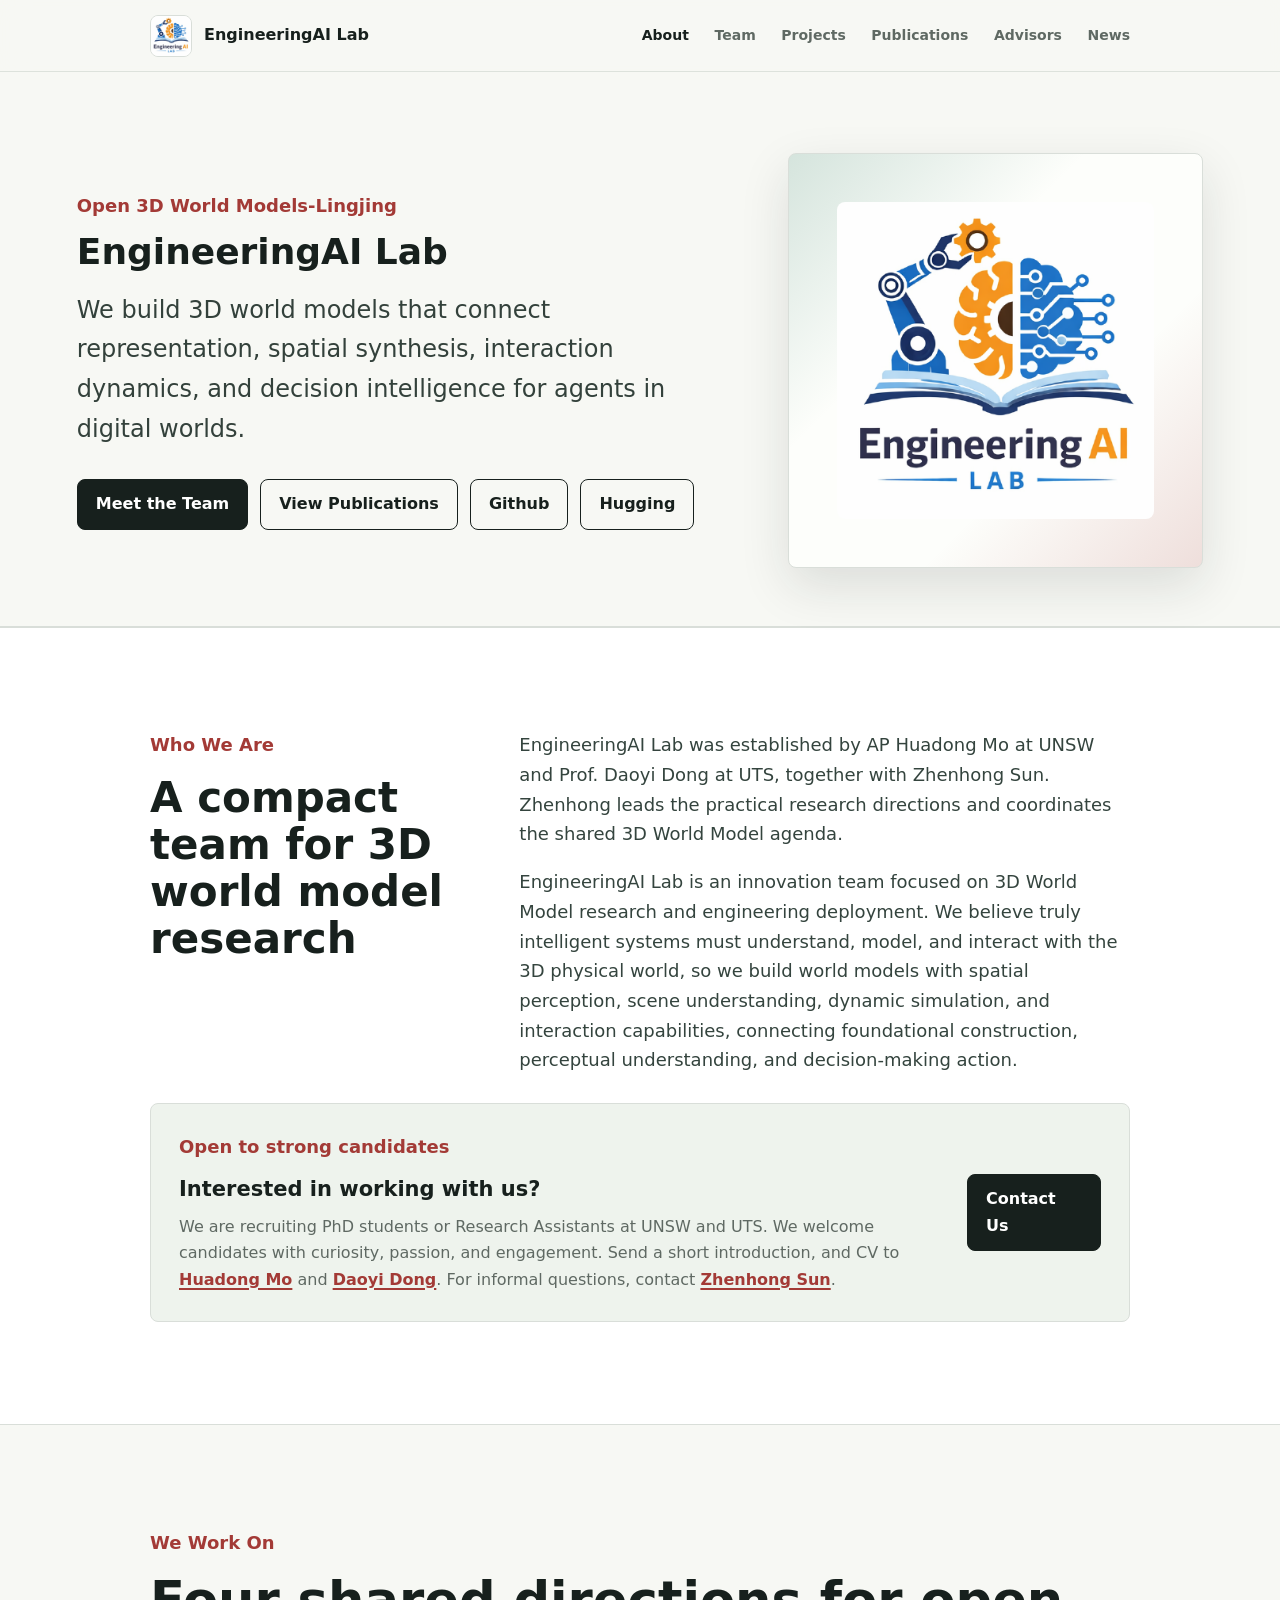
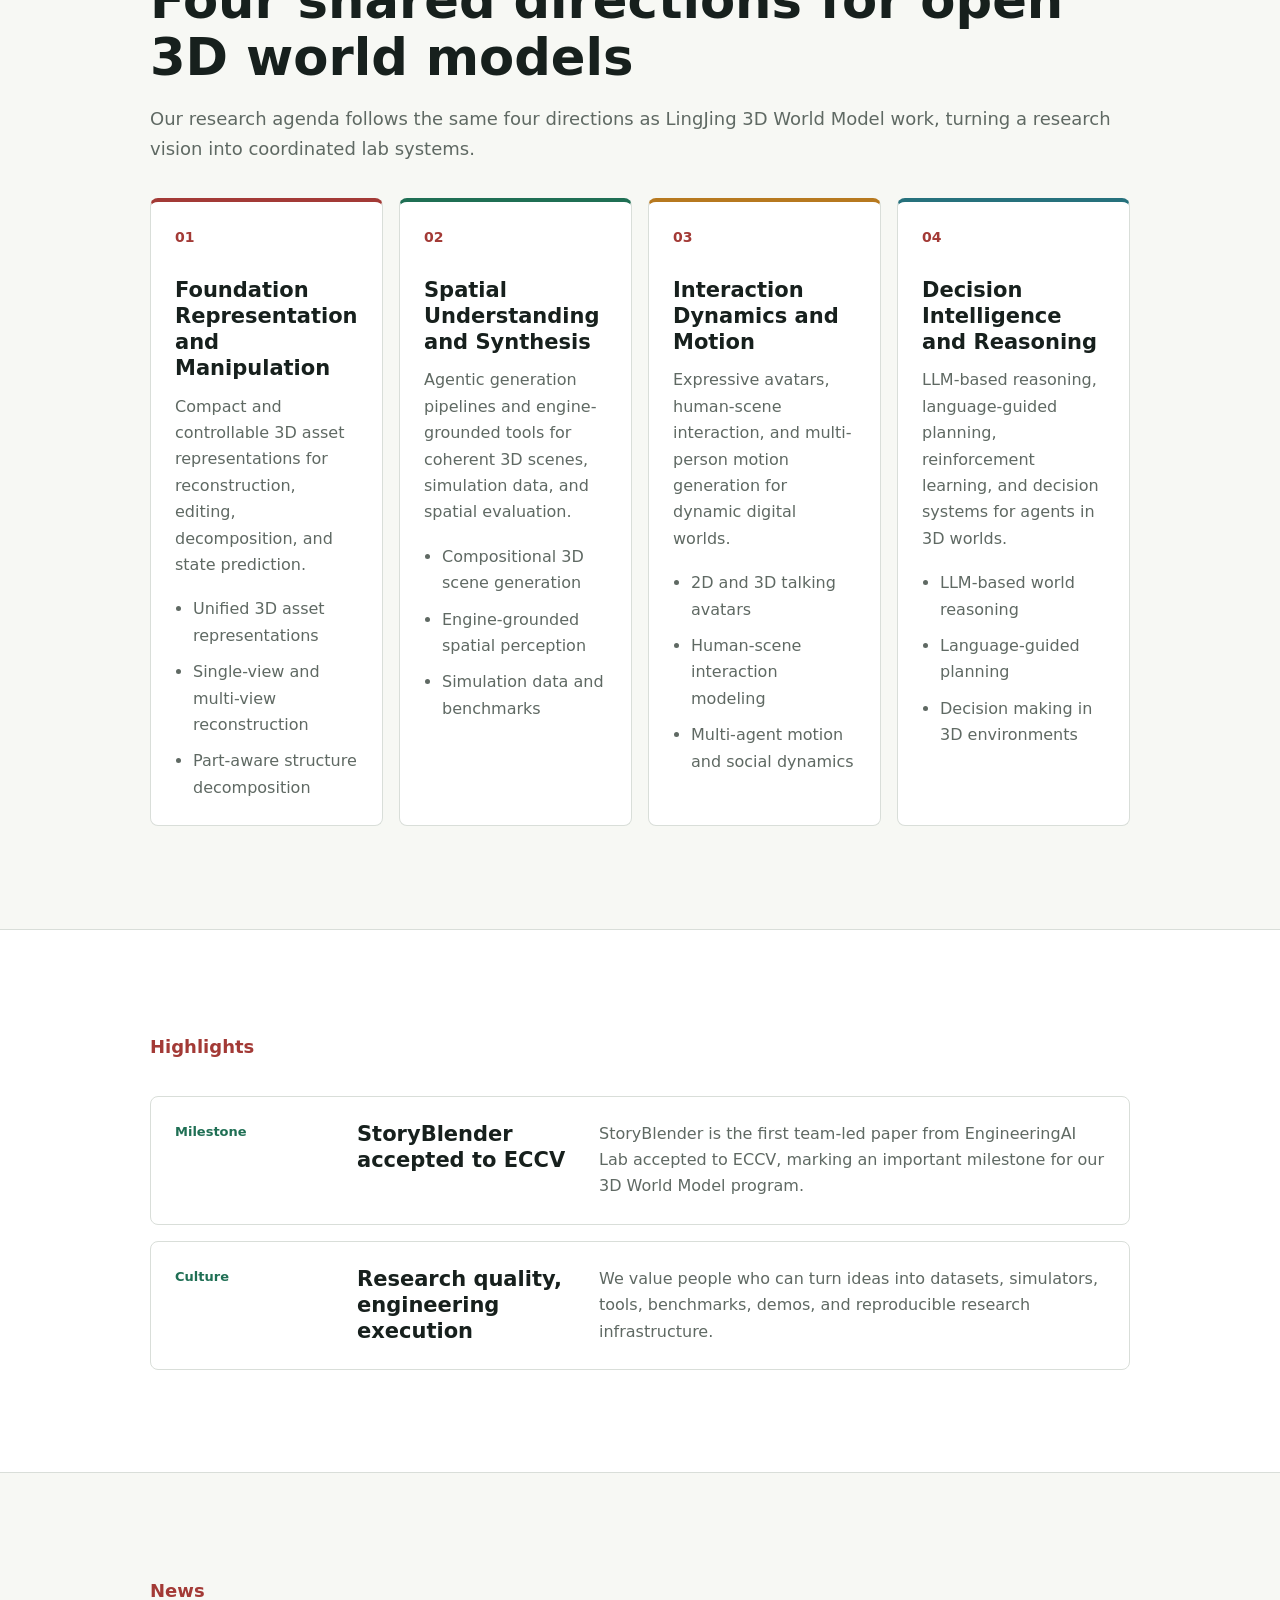
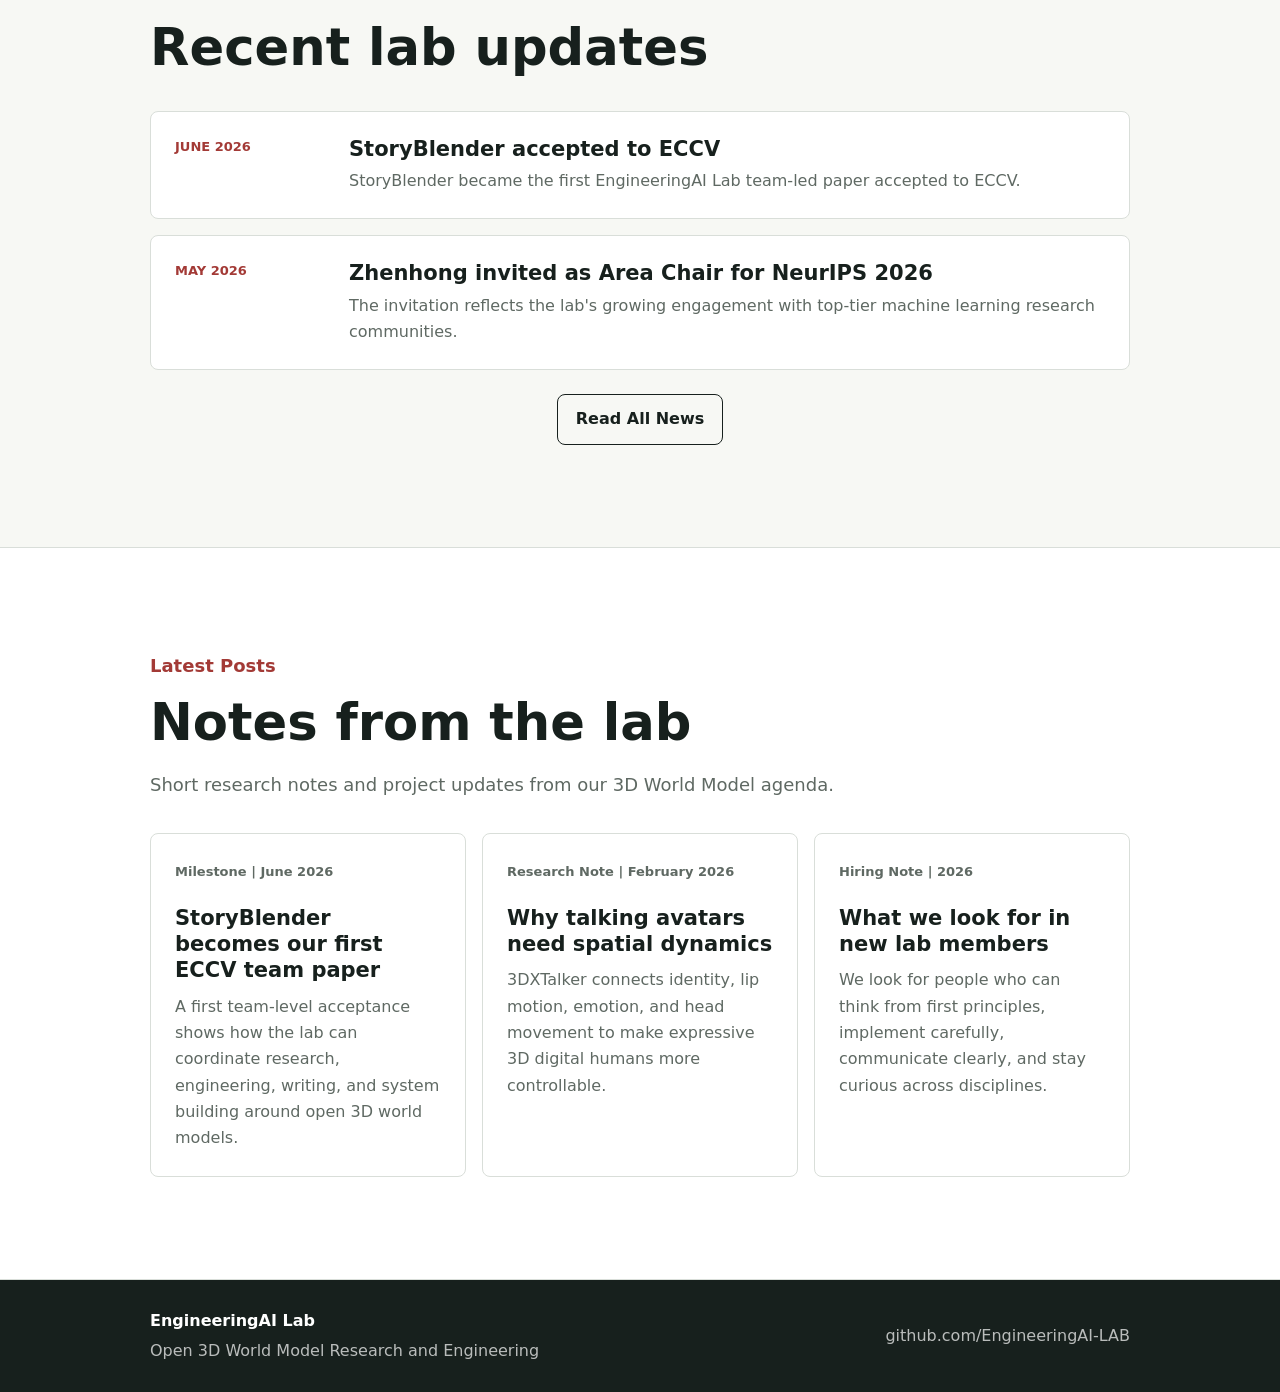
<file: index.html>
<!doctype html>
<html lang="en">
  <head>
    <meta charset="utf-8">
    <meta name="viewport" content="width=device-width, initial-scale=1">
    <meta
      name="description"
      content="EngineeringAI Lab builds open 3D world models for spatial intelligence, generative 3D scenes, motion, and decision-making."
    >
    <title>EngineeringAI Lab | About</title>
    <link rel="stylesheet" href="styles.css">
  </head>
  <body>
    <header class="site-header">
      <a class="brand" href="index.html" aria-label="EngineeringAI Lab home">
        <img src="Engineering-AI-Logo.png" alt="EngineeringAI Lab logo">
        <span>EngineeringAI Lab</span>
      </a>
      <nav class="nav" aria-label="Primary navigation">
        <a class="is-active" href="index.html">About</a>
        <a href="team.html">Team</a>
        <a href="projects.html">Projects</a>
        <a href="publications.html">Publications</a>
        <a href="advisors.html">Advisors</a>
        <a href="news.html">News</a>
      </nav>
    </header>

    <main>
      <section class="hero">
        <div class="hero-copy">
          <p class="section-kicker">Open 3D World Models-Lingjing</p>
          <h1>EngineeringAI Lab</h1>
          <p class="hero-text">
            We build 3D world models that connect representation, spatial synthesis,
            interaction dynamics, and decision intelligence for agents in digital worlds.
          </p>
          <div class="hero-actions" aria-label="Quick links">
            <a class="button primary" href="team.html">Meet the Team</a>
            <a class="button secondary" href="publications.html">View Publications</a>
            <a class="button secondary" href="https://github.com/orgs/EngineeringAI-LAB/repositories" target="_blank" rel="noreferrer">Github</a>
            <a class="button secondary" href="https://huggingface.co/datasets/EngineeringAI-LAB" target="_blank" rel="noreferrer">Hugging</a>
          </div>
        </div>
        <div class="hero-media" aria-label="EngineeringAI Lab visual identity">
          <img src="Engineering-AI-Logo.png" alt="EngineeringAI Lab logo mark">
        </div>
      </section>

      <section class="section section-band" id="who-we-are">
        <div class="section-inner two-column">
          <div>
            <p class="section-kicker">Who We Are</p>
            <h2 class="who-title">A compact team for 3D world model research</h2>
          </div>
          <div class="copy-block">
            <p>
              EngineeringAI Lab was established by AP Huadong Mo at UNSW and
              Prof. Daoyi Dong at UTS, together with Zhenhong Sun. Zhenhong
              leads the practical research directions and coordinates the shared
              3D World Model agenda.
            </p>
            <p>
              EngineeringAI Lab is an innovation team focused on 3D World Model
              research and engineering deployment. We believe truly intelligent
              systems must understand, model, and interact with the 3D physical world,
              so we build world models with spatial perception, scene understanding,
              dynamic simulation, and interaction capabilities, connecting foundational
              construction, perceptual understanding, and decision-making action.
            </p>
          </div>
        </div>
        <div class="recruiting-callout">
          <div>
            <p class="section-kicker">Open to strong candidates</p>
            <h3>Interested in working with us?</h3>
            <p>
              We are recruiting PhD students or Research Assistants at UNSW and UTS.
              We welcome candidates with curiosity, passion, and engagement. Send a
              short introduction, and CV to
              <a class="emphasis-link" href="https://engineeringai-lab.github.io/huadongmo/" target="_blank" rel="noreferrer">Huadong Mo</a> and
              <a class="emphasis-link" href="mailto:daoyi.dong@uts.edu.au">Daoyi Dong</a>. For informal
              questions, contact <a class="emphasis-link" href="mailto:zhenhong.sun@anu.edu.au">Zhenhong Sun</a>.
            </p>
          </div>
          <a class="button primary" href="mailto:huadong.mo@unsw.edu.au,daoyi.dong@uts.edu.au?cc=zhenhong.sun@anu.edu.au">Contact Us</a>
        </div>
      </section>

      <section class="section" id="we-work-on">
        <div class="section-heading wide">
          <p class="section-kicker">We Work On</p>
          <h2>Four shared directions for open 3D world models</h2>
          <p>
            Our research agenda follows the same four directions as
            LingJing 3D World Model work, turning a research vision into coordinated
            lab systems.
          </p>
        </div>
        <div class="direction-grid">
          <article class="direction-card">
            <span class="index">01</span>
            <h3>Foundation Representation and Manipulation</h3>
            <p>
              Compact and controllable 3D asset representations for reconstruction,
              editing, decomposition, and state prediction.
            </p>
            <ul>
              <li>Unified 3D asset representations</li>
              <li>Single-view and multi-view reconstruction</li>
              <li>Part-aware structure decomposition</li>
            </ul>
          </article>
          <article class="direction-card">
            <span class="index">02</span>
            <h3>Spatial Understanding and Synthesis</h3>
            <p>
              Agentic generation pipelines and engine-grounded tools for coherent 3D
              scenes, simulation data, and spatial evaluation.
            </p>
            <ul>
              <li>Compositional 3D scene generation</li>
              <li>Engine-grounded spatial perception</li>
              <li>Simulation data and benchmarks</li>
            </ul>
          </article>
          <article class="direction-card">
            <span class="index">03</span>
            <h3>Interaction Dynamics and Motion</h3>
            <p>
              Expressive avatars, human-scene interaction, and multi-person motion
              generation for dynamic digital worlds.
            </p>
            <ul>
              <li>2D and 3D talking avatars</li>
              <li>Human-scene interaction modeling</li>
              <li>Multi-agent motion and social dynamics</li>
            </ul>
          </article>
          <article class="direction-card">
            <span class="index">04</span>
            <h3>Decision Intelligence and Reasoning</h3>
            <p>
              LLM-based reasoning, language-guided planning, reinforcement learning,
              and decision systems for agents in 3D worlds.
            </p>
            <ul>
              <li>LLM-based world reasoning</li>
              <li>Language-guided planning</li>
              <li>Decision making in 3D environments</li>
            </ul>
          </article>
        </div>
      </section>

      <section class="section section-band" id="highlights">
        <div class="section-inner">
          <div class="section-heading wide">
            <p class="section-kicker">Highlights</p>
          </div>
          <div class="highlight-list">
            <article class="highlight-card highlight-wide">
              <span class="tag">Milestone</span>
              <h3>StoryBlender accepted to ECCV</h3>
              <p>
                StoryBlender is the first team-led paper from EngineeringAI Lab accepted
                to ECCV, marking an important milestone for our 3D World Model program.
              </p>
            </article>
            <article class="highlight-card highlight-wide">
              <span class="tag">Culture</span>
              <h3>Research quality, engineering execution</h3>
              <p>
                We value people who can turn ideas into datasets, simulators, tools,
                benchmarks, demos, and reproducible research infrastructure.
              </p>
            </article>
          </div>
        </div>
      </section>

      <section class="section" id="news-preview">
        <div class="section-heading wide">
          <p class="section-kicker">News</p>
          <h2>Recent lab updates</h2>
        </div>
        <ol class="news-list">
          <li>
            <time datetime="2026-06">June 2026</time>
            <div>
              <h3>StoryBlender accepted to ECCV</h3>
              <p>
                StoryBlender became the first EngineeringAI Lab team-led paper accepted
                to ECCV.
              </p>
            </div>
          </li>
          <li>
            <time datetime="2026-05">May 2026</time>
            <div>
              <h3>Zhenhong invited as Area Chair for NeurIPS 2026</h3>
              <p>
                The invitation reflects the lab's growing engagement with top-tier
                machine learning research communities.
              </p>
            </div>
          </li>
        </ol>
        <div class="section-action">
          <a class="button secondary" href="news.html">Read All News</a>
        </div>
      </section>

      <section class="section section-band" id="latest-posts">
        <div class="section-inner">
          <div class="section-heading wide">
            <p class="section-kicker">Latest Posts</p>
            <h2>Notes from the lab</h2>
            <p>
              Short research notes and project updates from our 3D World Model agenda.
            </p>
          </div>
          <div class="post-grid">
            <article class="post-card">
              <p class="post-meta">Milestone | June 2026</p>
              <h3>StoryBlender becomes our first ECCV team paper</h3>
              <p>
                A first team-level acceptance shows how the lab can coordinate research,
                engineering, writing, and system building around open 3D world models.
              </p>
            </article>
            <article class="post-card">
              <p class="post-meta">Research Note | February 2026</p>
              <h3>Why talking avatars need spatial dynamics</h3>
              <p>
                3DXTalker connects identity, lip motion, emotion, and head movement to
                make expressive 3D digital humans more controllable.
              </p>
            </article>
            <article class="post-card">
              <p class="post-meta">Hiring Note | 2026</p>
              <h3>What we look for in new lab members</h3>
              <p>
                We look for people who can think from first principles, implement
                carefully, communicate clearly, and stay curious across disciplines.
              </p>
            </article>
          </div>
        </div>
      </section>
    </main>

    <footer class="site-footer">
      <div>
        <strong>EngineeringAI Lab</strong>
        <span>Open 3D World Model Research and Engineering</span>
      </div>
      <a href="https://github.com/EngineeringAI-LAB">github.com/EngineeringAI-LAB</a>
    </footer>
  </body>
</html>
</file>
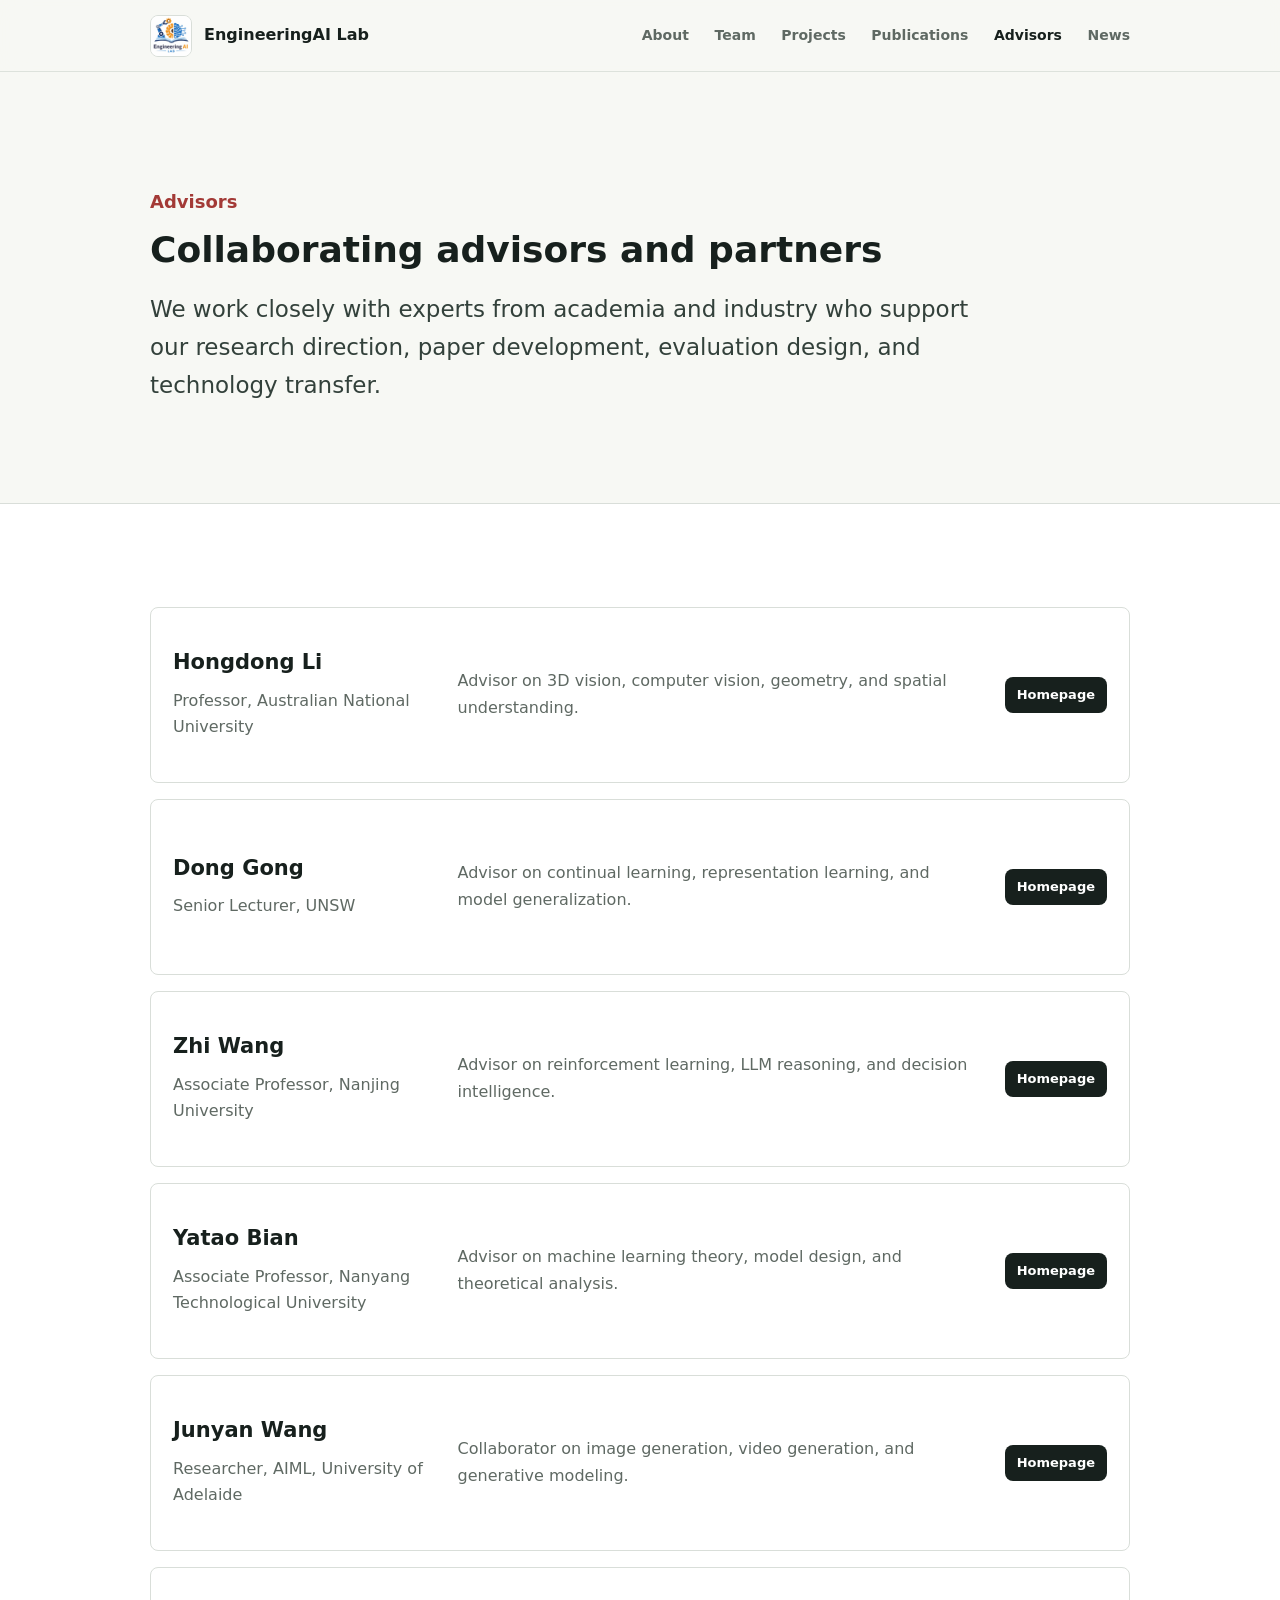
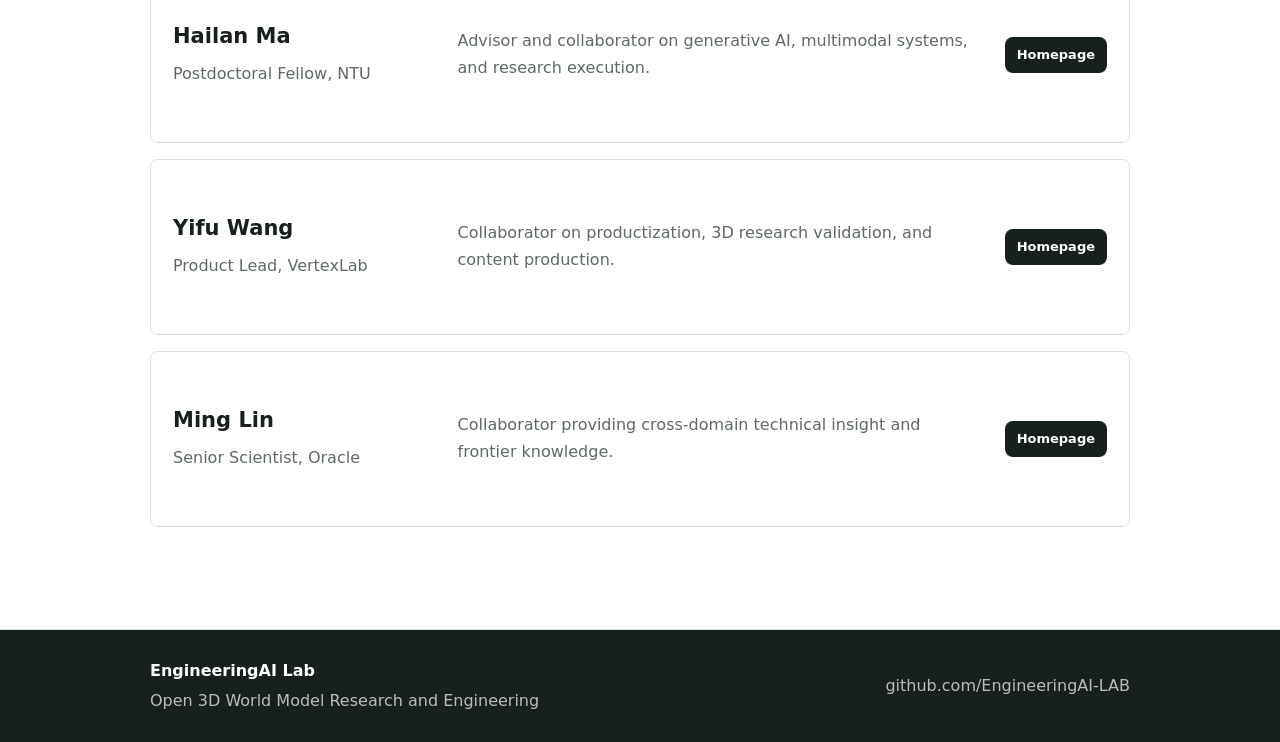
<file: advisors.html>
<!doctype html>
<html lang="en">
  <head>
    <meta charset="utf-8">
    <meta name="viewport" content="width=device-width, initial-scale=1">
    <meta name="description" content="EngineeringAI Lab collaborating advisors and partners.">
    <title>EngineeringAI Lab | Advisors</title>
    <link rel="stylesheet" href="styles.css">
  </head>
  <body>
    <header class="site-header">
      <a class="brand" href="index.html" aria-label="EngineeringAI Lab home">
        <img src="Engineering-AI-Logo.png" alt="EngineeringAI Lab logo">
        <span>EngineeringAI Lab</span>
      </a>
      <nav class="nav" aria-label="Primary navigation">
        <a href="index.html">About</a>
        <a href="team.html">Team</a>
        <a href="projects.html">Projects</a>
        <a href="publications.html">Publications</a>
        <a class="is-active" href="advisors.html">Advisors</a>
        <a href="news.html">News</a>
      </nav>
    </header>

    <main>
      <section class="page-hero">
        <p class="section-kicker">Advisors</p>
        <h1>Collaborating advisors and partners</h1>
        <p>
          We work closely with experts from academia and industry who support our
          research direction, paper development, evaluation design, and technology
          transfer.
        </p>
      </section>

      <section class="section section-band">
        <div class="section-inner">
          <div class="advisor-list advisor-list-wide">
            <article class="advisor-card">
              <div>
                <h3>Hongdong Li</h3>
                <p>Professor, Australian National University</p>
              </div>
              <p>
                Advisor on 3D vision, computer vision, geometry, and spatial
                understanding.
              </p>
              <a href="https://users.cecs.anu.edu.au/~hongdong/" target="_blank" rel="noreferrer">Homepage</a>
            </article>
            <article class="advisor-card">
              <div>
                <h3>Dong Gong</h3>
                <p>Senior Lecturer, UNSW</p>
              </div>
              <p>
                Advisor on continual learning, representation learning, and model
                generalization.
              </p>
              <a href="https://donggong1.github.io/" target="_blank" rel="noreferrer">Homepage</a>
            </article>
            <article class="advisor-card">
              <div>
                <h3>Zhi Wang</h3>
                <p>Associate Professor, Nanjing University</p>
              </div>
              <p>
                Advisor on reinforcement learning, LLM reasoning, and decision
                intelligence.
              </p>
              <a href="https://cs.nju.edu.cn/wangzhi/" target="_blank" rel="noreferrer">Homepage</a>
            </article>
            <article class="advisor-card">
              <div>
                <h3>Yatao Bian</h3>
                <p>Associate Professor, Nanyang Technological University</p>
              </div>
              <p>
                Advisor on machine learning theory, model design, and theoretical
                analysis.
              </p>
              <a href="https://yataobian.com/" target="_blank" rel="noreferrer">Homepage</a>
            </article>
            <article class="advisor-card">
              <div>
                <h3>Junyan Wang</h3>
                <p>Researcher, AIML, University of Adelaide</p>
              </div>
              <p>
                Collaborator on image generation, video generation, and generative
                modeling.
              </p>
              <a href="https://researchers.adelaide.edu.au/profile/junyan.wang" target="_blank" rel="noreferrer">Homepage</a>
            </article>
            <article class="advisor-card">
              <div>
                <h3>Hailan Ma</h3>
                <p>Postdoctoral Fellow, NTU</p>
              </div>
              <p>
                Advisor and collaborator on generative AI, multimodal systems, and
                research execution.
              </p>
              <a href="https://tuliplan.github.io/" target="_blank" rel="noreferrer">Homepage</a>
            </article>
            <article class="advisor-card">
              <div>
                <h3>Yifu Wang</h3>
                <p>Product Lead, VertexLab</p>
              </div>
              <p>
                Collaborator on productization, 3D research validation, and content
                production.
              </p>
              <a href="https://www.vertexlab.com/" target="_blank" rel="noreferrer">Homepage</a>
            </article>
            <article class="advisor-card">
              <div>
                <h3>Ming Lin</h3>
                <p>Senior Scientist, Oracle</p>
              </div>
              <p>
                Collaborator providing cross-domain technical insight and frontier
                knowledge.
              </p>
              <a href="https://www.oracle.com/research/" target="_blank" rel="noreferrer">Homepage</a>
            </article>
          </div>
        </div>
      </section>
    </main>

    <footer class="site-footer">
      <div>
        <strong>EngineeringAI Lab</strong>
        <span>Open 3D World Model Research and Engineering</span>
      </div>
      <a href="https://github.com/EngineeringAI-LAB">github.com/EngineeringAI-LAB</a>
    </footer>
  </body>
</html>
</file>
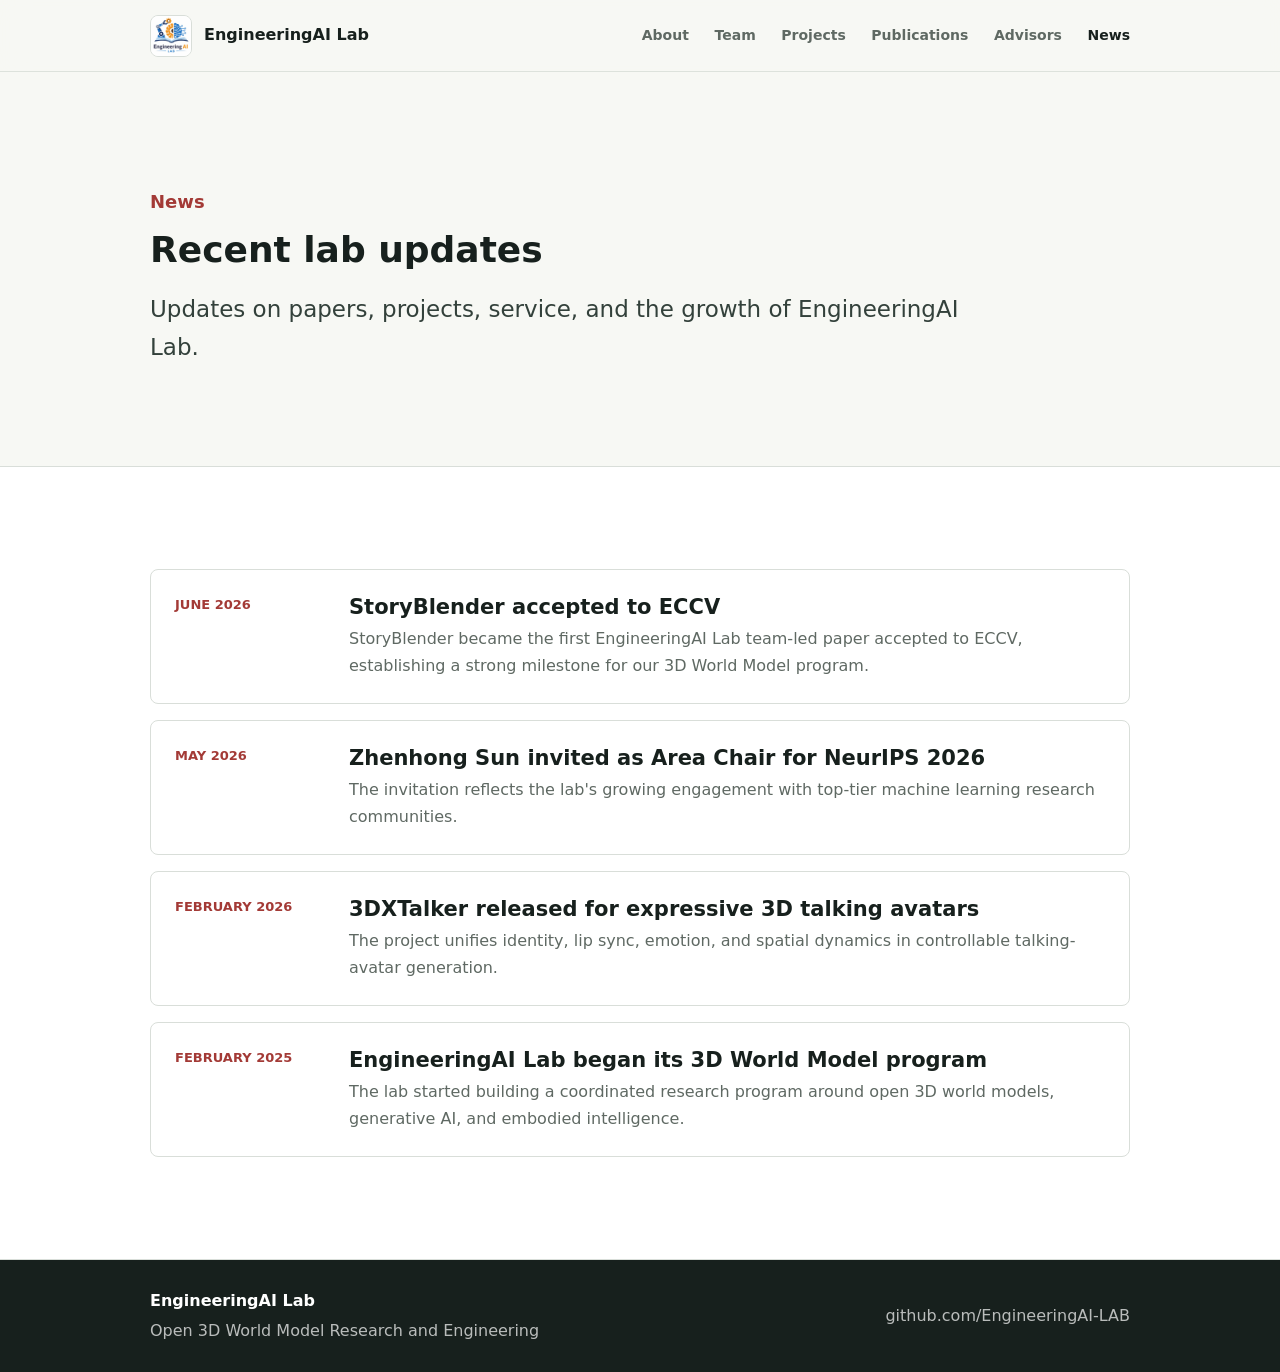
<file: news.html>
<!doctype html>
<html lang="en">
  <head>
    <meta charset="utf-8">
    <meta name="viewport" content="width=device-width, initial-scale=1">
    <meta name="description" content="EngineeringAI Lab news and updates.">
    <title>EngineeringAI Lab | News</title>
    <link rel="stylesheet" href="styles.css">
  </head>
  <body>
    <header class="site-header">
      <a class="brand" href="index.html" aria-label="EngineeringAI Lab home">
        <img src="Engineering-AI-Logo.png" alt="EngineeringAI Lab logo">
        <span>EngineeringAI Lab</span>
      </a>
      <nav class="nav" aria-label="Primary navigation">
        <a href="index.html">About</a>
        <a href="team.html">Team</a>
        <a href="projects.html">Projects</a>
        <a href="publications.html">Publications</a>
        <a href="advisors.html">Advisors</a>
        <a class="is-active" href="news.html">News</a>
      </nav>
    </header>

    <main>
      <section class="page-hero">
        <p class="section-kicker">News</p>
        <h1>Recent lab updates</h1>
        <p>
          Updates on papers, projects, service, and the growth of EngineeringAI Lab.
        </p>
      </section>

      <section class="section section-band">
        <div class="section-inner">
          <ol class="news-list">
            <li>
              <time datetime="2026-06">June 2026</time>
              <div>
                <h3>StoryBlender accepted to ECCV</h3>
                <p>
                  StoryBlender became the first EngineeringAI Lab team-led paper
                  accepted to ECCV, establishing a strong milestone for our 3D World
                  Model program.
                </p>
              </div>
            </li>
            <li>
              <time datetime="2026-05">May 2026</time>
              <div>
                <h3>Zhenhong Sun invited as Area Chair for NeurIPS 2026</h3>
                <p>
                  The invitation reflects the lab's growing engagement with top-tier
                  machine learning research communities.
                </p>
              </div>
            </li>
            <li>
              <time datetime="2026-02">February 2026</time>
              <div>
                <h3>3DXTalker released for expressive 3D talking avatars</h3>
                <p>
                  The project unifies identity, lip sync, emotion, and spatial dynamics
                  in controllable talking-avatar generation.
                </p>
              </div>
            </li>
            <li>
              <time datetime="2025-02">February 2025</time>
              <div>
                <h3>EngineeringAI Lab began its 3D World Model program</h3>
                <p>
                  The lab started building a coordinated research program around open
                  3D world models, generative AI, and embodied intelligence.
                </p>
              </div>
            </li>
          </ol>
        </div>
      </section>
    </main>

    <footer class="site-footer">
      <div>
        <strong>EngineeringAI Lab</strong>
        <span>Open 3D World Model Research and Engineering</span>
      </div>
      <a href="https://github.com/EngineeringAI-LAB">github.com/EngineeringAI-LAB</a>
    </footer>
  </body>
</html>
</file>
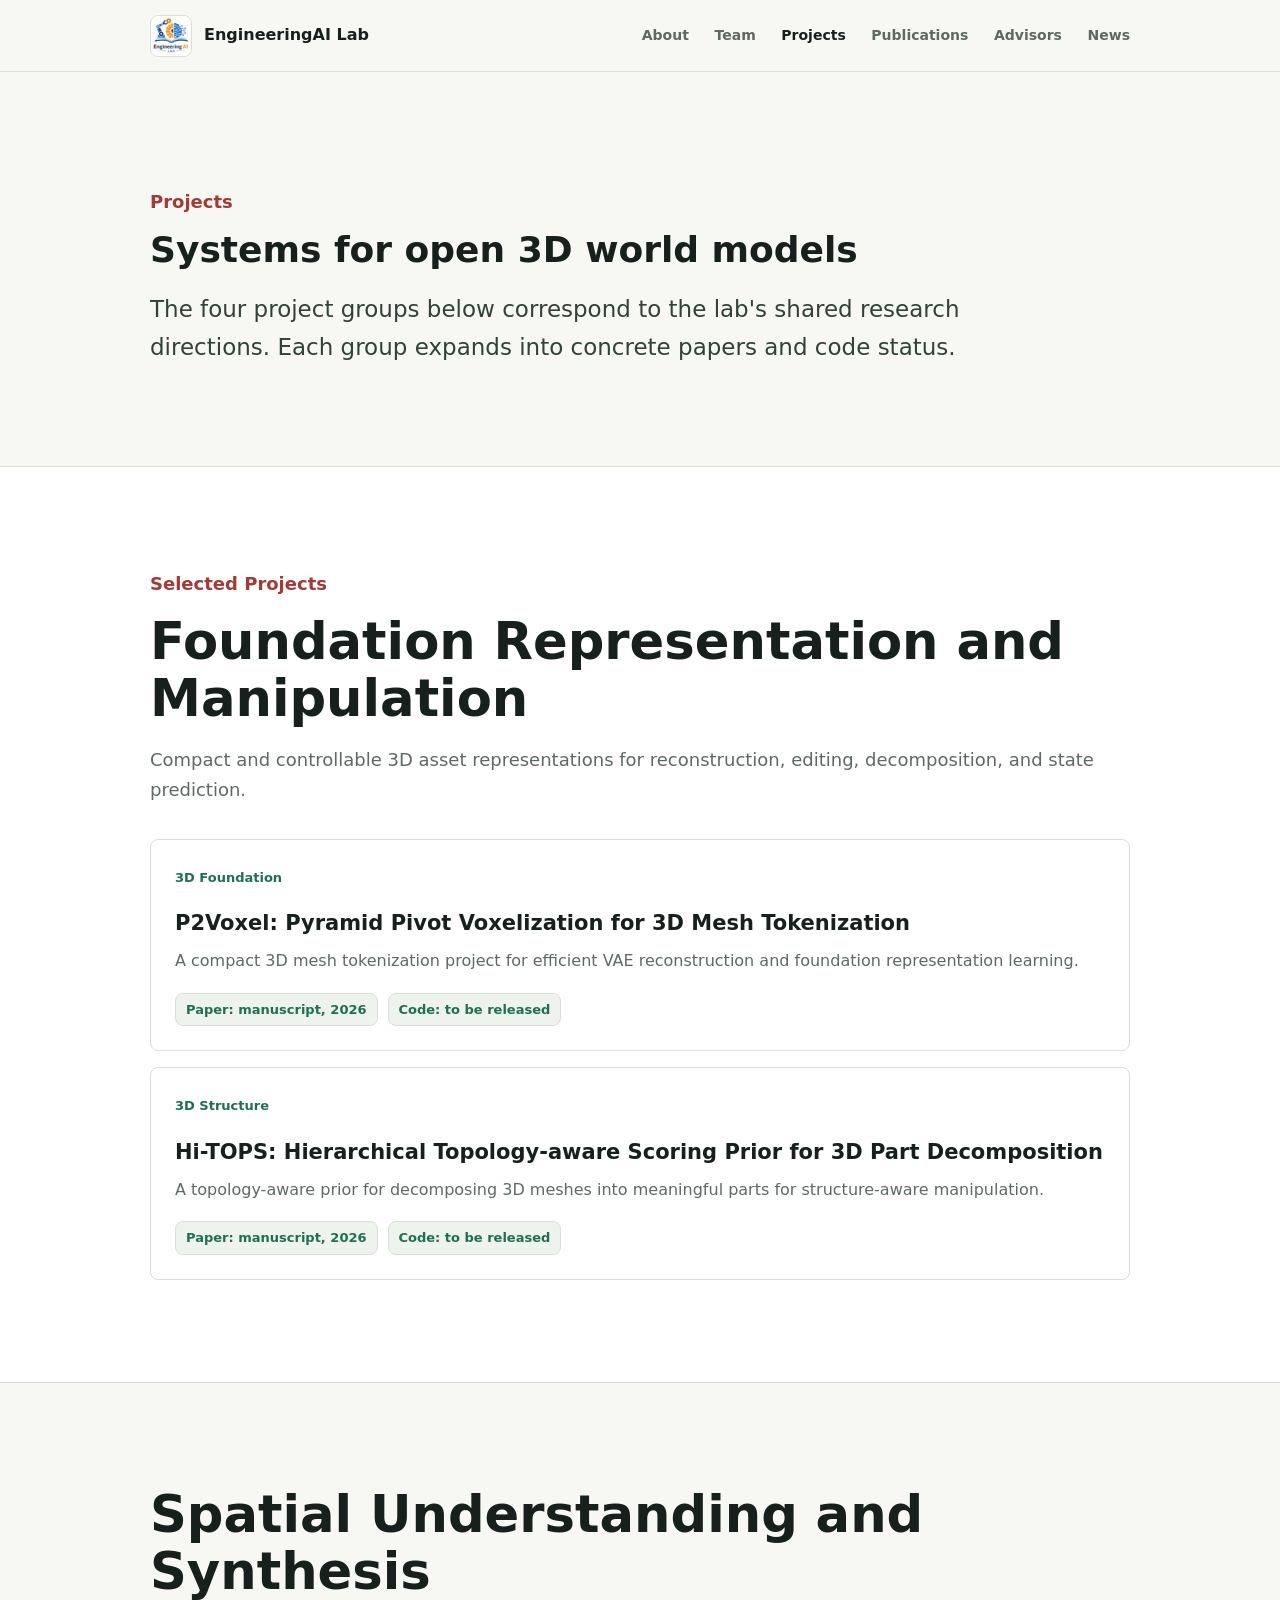
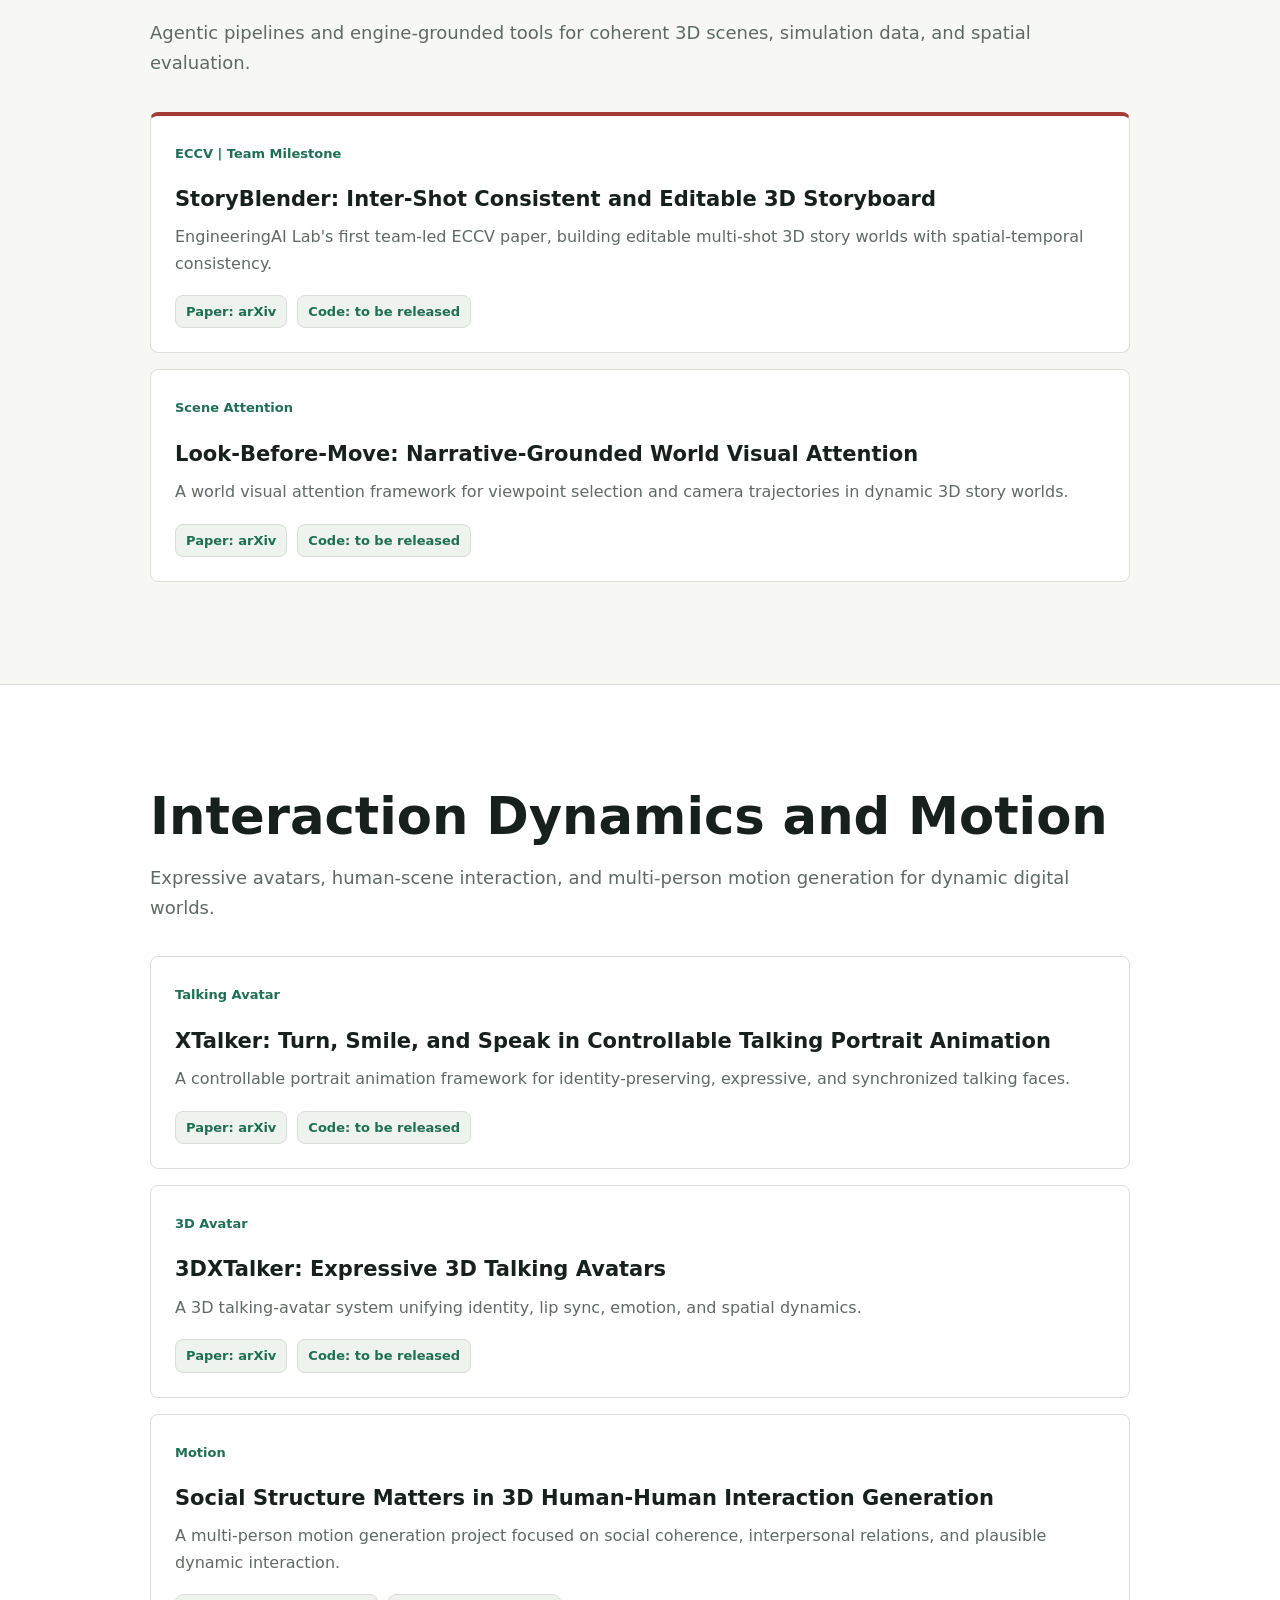
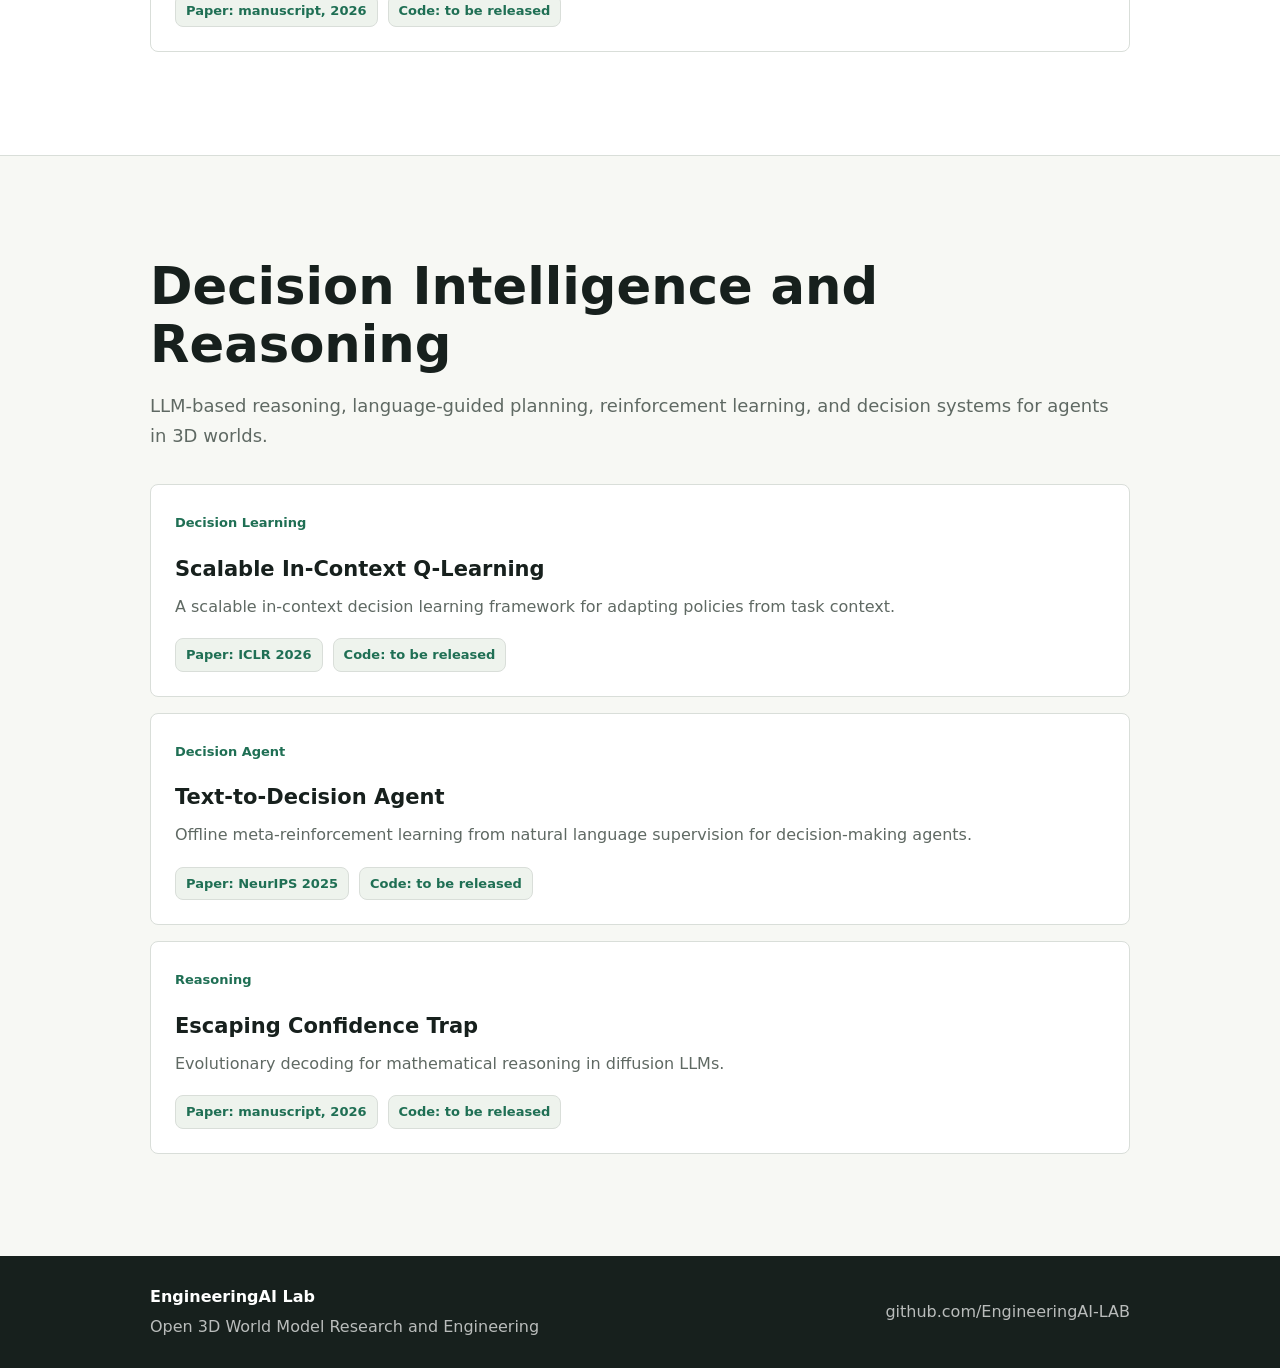
<file: projects.html>
<!doctype html>
<html lang="en">
  <head>
    <meta charset="utf-8">
    <meta name="viewport" content="width=device-width, initial-scale=1">
    <meta name="description" content="EngineeringAI Lab projects across open 3D world models.">
    <title>EngineeringAI Lab | Projects</title>
    <link rel="stylesheet" href="styles.css">
  </head>
  <body>
    <header class="site-header">
      <a class="brand" href="index.html" aria-label="EngineeringAI Lab home">
        <img src="Engineering-AI-Logo.png" alt="EngineeringAI Lab logo">
        <span>EngineeringAI Lab</span>
      </a>
      <nav class="nav" aria-label="Primary navigation">
        <a href="index.html">About</a>
        <a href="team.html">Team</a>
        <a class="is-active" href="projects.html">Projects</a>
        <a href="publications.html">Publications</a>
        <a href="advisors.html">Advisors</a>
        <a href="news.html">News</a>
      </nav>
    </header>

    <main>
      <section class="page-hero">
        <p class="section-kicker">Projects</p>
        <h1>Systems for open 3D world models</h1>
        <p>
          The four project groups below correspond to the lab's shared research
          directions. Each group expands into concrete papers and code status.
        </p>
      </section>

      <section class="section section-band">
        <div class="section-inner">
          <div class="section-heading wide">
            <p class="section-kicker">Selected Projects</p>
            <h2>Foundation Representation and Manipulation</h2>
            <p>
              Compact and controllable 3D asset representations for reconstruction,
              editing, decomposition, and state prediction.
            </p>
          </div>
          <div class="project-list">
            <article class="project-entry-card">
              <span class="tag">3D Foundation</span>
              <h3>P2Voxel: Pyramid Pivot Voxelization for 3D Mesh Tokenization</h3>
              <p>
                A compact 3D mesh tokenization project for efficient VAE reconstruction
                and foundation representation learning.
              </p>
              <div class="project-links">
                <span>Paper: manuscript, 2026</span>
                <span>Code: to be released</span>
              </div>
            </article>
            <article class="project-entry-card">
              <span class="tag">3D Structure</span>
              <h3>Hi-TOPS: Hierarchical Topology-aware Scoring Prior for 3D Part Decomposition</h3>
              <p>
                A topology-aware prior for decomposing 3D meshes into meaningful parts
                for structure-aware manipulation.
              </p>
              <div class="project-links">
                <span>Paper: manuscript, 2026</span>
                <span>Code: to be released</span>
              </div>
            </article>
          </div>
        </div>
      </section>

      <section class="section">
        <div class="section-heading wide">
          <h2>Spatial Understanding and Synthesis</h2>
          <p>
            Agentic pipelines and engine-grounded tools for coherent 3D scenes,
            simulation data, and spatial evaluation.
          </p>
        </div>
        <div class="project-list">
          <article class="project-entry-card featured-publication">
            <span class="tag">ECCV | Team Milestone</span>
            <h3>StoryBlender: Inter-Shot Consistent and Editable 3D Storyboard</h3>
            <p>
              EngineeringAI Lab's first team-led ECCV paper, building editable
              multi-shot 3D story worlds with spatial-temporal consistency.
            </p>
            <div class="project-links">
              <a href="https://arxiv.org/abs/2604.03315" target="_blank" rel="noreferrer">Paper: arXiv</a>
              <span>Code: to be released</span>
            </div>
          </article>
          <article class="project-entry-card">
            <span class="tag">Scene Attention</span>
            <h3>Look-Before-Move: Narrative-Grounded World Visual Attention</h3>
            <p>
              A world visual attention framework for viewpoint selection and camera
              trajectories in dynamic 3D story worlds.
            </p>
            <div class="project-links">
              <a href="https://arxiv.org/abs/2606.26964" target="_blank" rel="noreferrer">Paper: arXiv</a>
              <span>Code: to be released</span>
            </div>
          </article>
        </div>
      </section>

      <section class="section section-band">
        <div class="section-inner">
          <div class="section-heading wide">
            <h2>Interaction Dynamics and Motion</h2>
            <p>
              Expressive avatars, human-scene interaction, and multi-person motion
              generation for dynamic digital worlds.
            </p>
          </div>
          <div class="project-list">
            <article class="project-entry-card">
              <span class="tag">Talking Avatar</span>
              <h3>XTalker: Turn, Smile, and Speak in Controllable Talking Portrait Animation</h3>
              <p>
                A controllable portrait animation framework for identity-preserving,
                expressive, and synchronized talking faces.
              </p>
              <div class="project-links">
                <a href="https://arxiv.org/abs/2606.24255" target="_blank" rel="noreferrer">Paper: arXiv</a>
                <span>Code: to be released</span>
              </div>
            </article>
            <article class="project-entry-card">
              <span class="tag">3D Avatar</span>
              <h3>3DXTalker: Expressive 3D Talking Avatars</h3>
              <p>
                A 3D talking-avatar system unifying identity, lip sync, emotion, and
                spatial dynamics.
              </p>
              <div class="project-links">
                <a href="https://arxiv.org/abs/2602.10516" target="_blank" rel="noreferrer">Paper: arXiv</a>
                <span>Code: to be released</span>
              </div>
            </article>
            <article class="project-entry-card">
              <span class="tag">Motion</span>
              <h3>Social Structure Matters in 3D Human-Human Interaction Generation</h3>
              <p>
                A multi-person motion generation project focused on social coherence,
                interpersonal relations, and plausible dynamic interaction.
              </p>
              <div class="project-links">
                <span>Paper: manuscript, 2026</span>
                <span>Code: to be released</span>
              </div>
            </article>
          </div>
        </div>
      </section>

      <section class="section">
        <div class="section-heading wide">
          <h2>Decision Intelligence and Reasoning</h2>
          <p>
            LLM-based reasoning, language-guided planning, reinforcement learning, and
            decision systems for agents in 3D worlds.
          </p>
        </div>
        <div class="project-list">
          <article class="project-entry-card">
            <span class="tag">Decision Learning</span>
            <h3>Scalable In-Context Q-Learning</h3>
            <p>
              A scalable in-context decision learning framework for adapting policies
              from task context.
            </p>
            <div class="project-links">
              <span>Paper: ICLR 2026</span>
              <span>Code: to be released</span>
            </div>
          </article>
          <article class="project-entry-card">
            <span class="tag">Decision Agent</span>
            <h3>Text-to-Decision Agent</h3>
            <p>
              Offline meta-reinforcement learning from natural language supervision
              for decision-making agents.
            </p>
            <div class="project-links">
              <span>Paper: NeurIPS 2025</span>
              <span>Code: to be released</span>
            </div>
          </article>
          <article class="project-entry-card">
            <span class="tag">Reasoning</span>
            <h3>Escaping Confidence Trap</h3>
            <p>
              Evolutionary decoding for mathematical reasoning in diffusion LLMs.
            </p>
            <div class="project-links">
              <span>Paper: manuscript, 2026</span>
              <span>Code: to be released</span>
            </div>
          </article>
        </div>
      </section>
    </main>

    <footer class="site-footer">
      <div>
        <strong>EngineeringAI Lab</strong>
        <span>Open 3D World Model Research and Engineering</span>
      </div>
      <a href="https://github.com/EngineeringAI-LAB">github.com/EngineeringAI-LAB</a>
    </footer>
  </body>
</html>
</file>
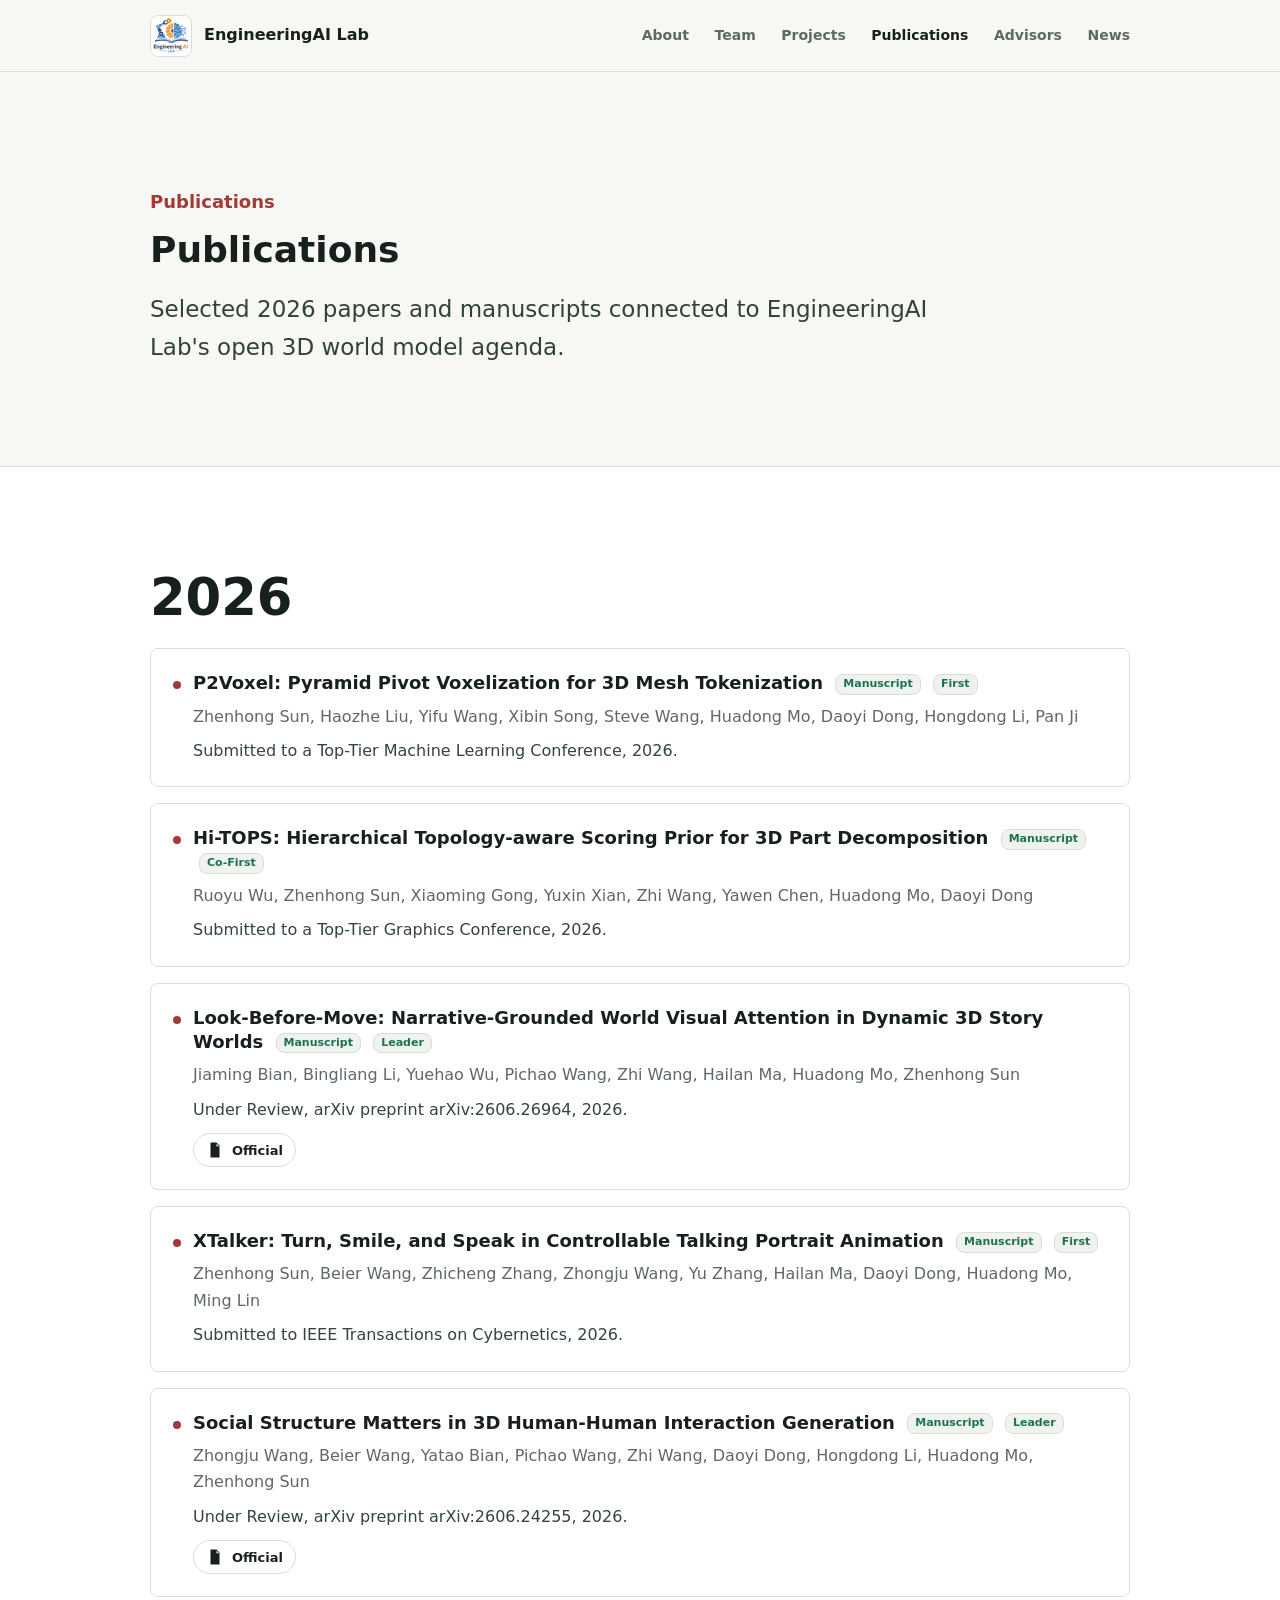
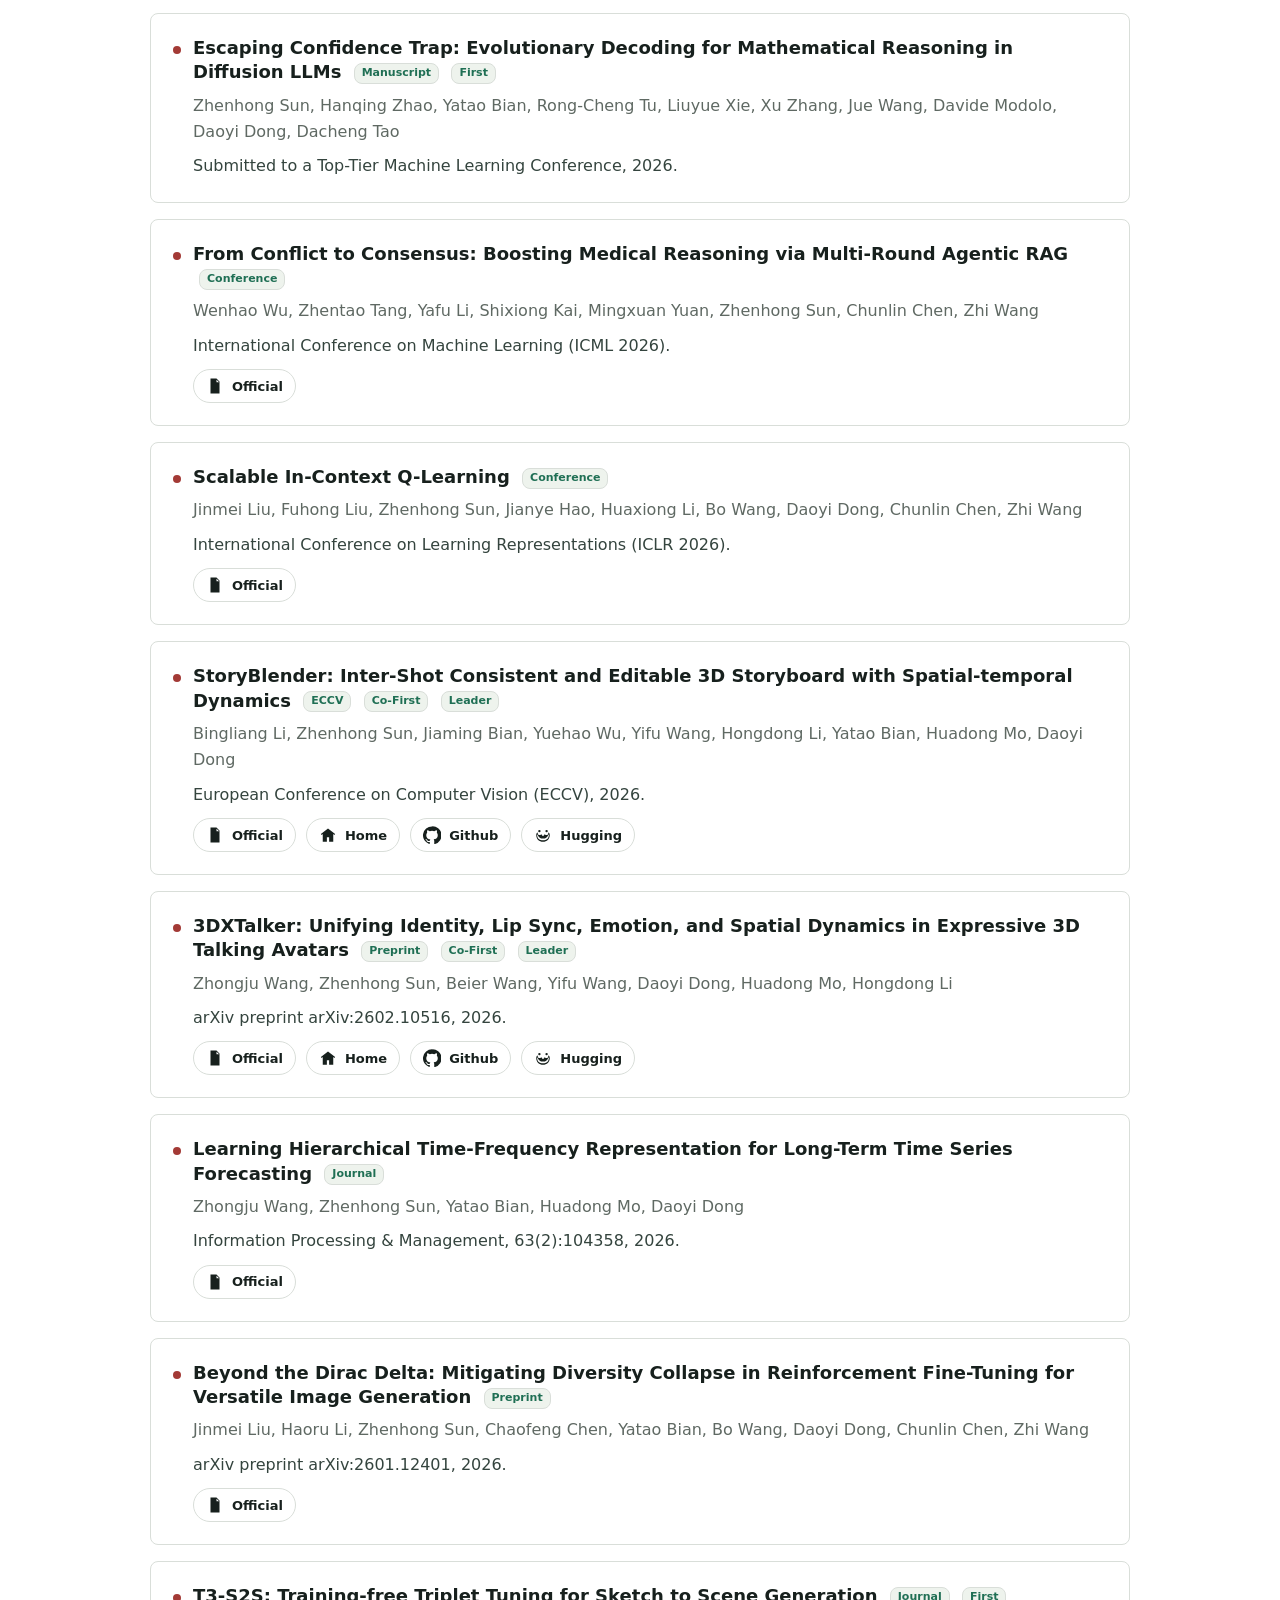
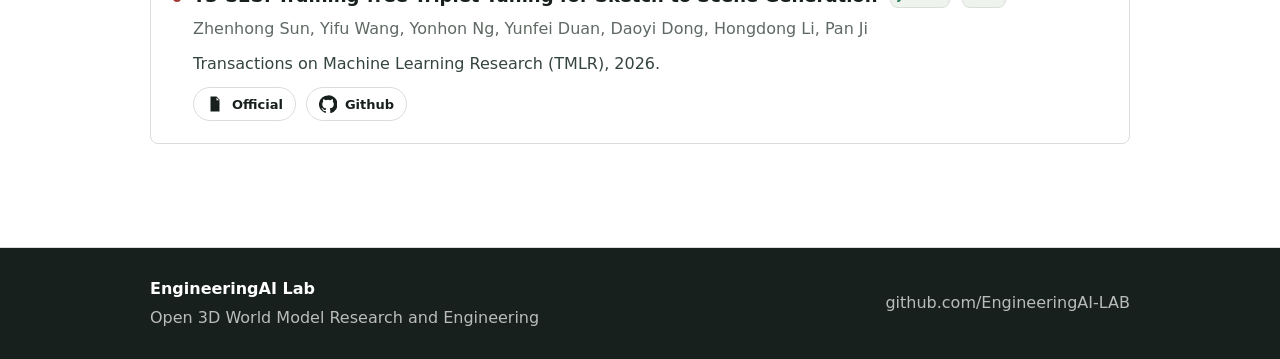
<file: publications.html>
<!doctype html>
<html lang="en">
  <head>
    <meta charset="utf-8">
    <meta name="viewport" content="width=device-width, initial-scale=1">
    <meta name="description" content="EngineeringAI Lab selected publications.">
    <title>EngineeringAI Lab | Publications</title>
    <link rel="stylesheet" href="styles.css">
  </head>
  <body>
    <header class="site-header">
      <a class="brand" href="index.html" aria-label="EngineeringAI Lab home">
        <img src="Engineering-AI-Logo.png" alt="EngineeringAI Lab logo">
        <span>EngineeringAI Lab</span>
      </a>
      <nav class="nav" aria-label="Primary navigation">
        <a href="index.html">About</a>
        <a href="team.html">Team</a>
        <a href="projects.html">Projects</a>
        <a class="is-active" href="publications.html">Publications</a>
        <a href="advisors.html">Advisors</a>
        <a href="news.html">News</a>
      </nav>
    </header>

    <main>
      <section class="page-hero">
        <p class="section-kicker">Publications</p>
        <h1>Publications</h1>
        <p>
          Selected 2026 papers and manuscripts connected to EngineeringAI Lab's open
          3D world model agenda.
        </p>
      </section>

      <section class="section section-band">
        <div class="section-inner">
          <section class="year-block">
            <h2>2026</h2>
            <ul class="publication-list paper-list">
              <li>
                <div class="publication-title-row">
                  <span class="publication-bullet" aria-hidden="true"></span>
                  <div class="publication-title">
                    P2Voxel: Pyramid Pivot Voxelization for 3D Mesh Tokenization
                    <span class="publication-type">Manuscript</span>
                    <span class="publication-type">First</span>
                  </div>
                </div>
                <div class="publication-authors">
                  Zhenhong Sun, Haozhe Liu, Yifu Wang, Xibin Song,
                  Steve Wang, Huadong Mo, Daoyi Dong, Hongdong Li, Pan Ji
                </div>
                <div class="publication-venue">
                  Submitted to a Top-Tier Machine Learning Conference, 2026.
                </div>
              </li>
              <li>
                <div class="publication-title-row">
                  <span class="publication-bullet" aria-hidden="true"></span>
                  <div class="publication-title">
                    Hi-TOPS: Hierarchical Topology-aware Scoring Prior for 3D Part
                    Decomposition
                    <span class="publication-type">Manuscript</span>
                    <span class="publication-type">Co-First</span>
                  </div>
                </div>
                <div class="publication-authors">
                  Ruoyu Wu, Zhenhong Sun, Xiaoming Gong, Yuxin Xian,
                  Zhi Wang, Yawen Chen, Huadong Mo, Daoyi Dong
                </div>
                <div class="publication-venue">
                  Submitted to a Top-Tier Graphics Conference, 2026.
                </div>
              </li>
              <li>
                <div class="publication-title-row">
                  <span class="publication-bullet" aria-hidden="true"></span>
                  <div class="publication-title">
                    Look-Before-Move: Narrative-Grounded World Visual Attention in
                    Dynamic 3D Story Worlds
                    <span class="publication-type">Manuscript</span>
                    <span class="publication-type">Leader</span>
                  </div>
                </div>
                <div class="publication-authors">
                  Jiaming Bian, Bingliang Li, Yuehao Wu, Pichao Wang, Zhi Wang,
                  Hailan Ma, Huadong Mo, Zhenhong Sun
                </div>
                <div class="publication-venue">
                  Under Review, arXiv preprint arXiv:2606.26964, 2026.
                </div>
              </li>
              <li>
                <div class="publication-title-row">
                  <span class="publication-bullet" aria-hidden="true"></span>
                  <div class="publication-title">
                    XTalker: Turn, Smile, and Speak in Controllable Talking Portrait
                    Animation
                    <span class="publication-type">Manuscript</span>
                    <span class="publication-type">First</span>
                  </div>
                </div>
                <div class="publication-authors">
                  Zhenhong Sun, Beier Wang, Zhicheng Zhang, Zhongju
                  Wang, Yu Zhang, Hailan Ma, Daoyi Dong, Huadong Mo, Ming Lin
                </div>
                <div class="publication-venue">
                  Submitted to IEEE Transactions on Cybernetics, 2026.
                </div>
              </li>
              <li>
                <div class="publication-title-row">
                  <span class="publication-bullet" aria-hidden="true"></span>
                  <div class="publication-title">
                    Social Structure Matters in 3D Human-Human Interaction Generation
                    <span class="publication-type">Manuscript</span>
                    <span class="publication-type">Leader</span>
                  </div>
                </div>
                <div class="publication-authors">
                  Zhongju Wang, Beier Wang, Yatao Bian, Pichao Wang, Zhi Wang,
                  Daoyi Dong, Hongdong Li, Huadong Mo, Zhenhong Sun
                </div>
                <div class="publication-venue">
                  Under Review, arXiv preprint arXiv:2606.24255, 2026.
                </div>
              </li>
              <li>
                <div class="publication-title-row">
                  <span class="publication-bullet" aria-hidden="true"></span>
                  <div class="publication-title">
                    Escaping Confidence Trap: Evolutionary Decoding for Mathematical
                    Reasoning in Diffusion LLMs
                    <span class="publication-type">Manuscript</span>
                    <span class="publication-type">First</span>
                  </div>
                </div>
                <div class="publication-authors">
                  Zhenhong Sun, Hanqing Zhao, Yatao Bian,
                  Rong-Cheng Tu, Liuyue Xie, Xu Zhang, Jue Wang, Davide Modolo,
                  Daoyi Dong, Dacheng Tao
                </div>
                <div class="publication-venue">
                  Submitted to a Top-Tier Machine Learning Conference, 2026.
                </div>
              </li>
              <li>
                <div class="publication-title-row">
                  <span class="publication-bullet" aria-hidden="true"></span>
                  <div class="publication-title">
                    From Conflict to Consensus: Boosting Medical Reasoning via
                    Multi-Round Agentic RAG
                    <span class="publication-type">Conference</span>
                  </div>
                </div>
                <div class="publication-authors">
                  Wenhao Wu, Zhentao Tang, Yafu Li, Shixiong Kai, Mingxuan Yuan,
                  Zhenhong Sun, Chunlin Chen, Zhi Wang
                </div>
                <div class="publication-venue">
                  International Conference on Machine Learning (ICML 2026).
                </div>
              </li>
              <li>
                <div class="publication-title-row">
                  <span class="publication-bullet" aria-hidden="true"></span>
                  <div class="publication-title">
                    Scalable In-Context Q-Learning
                    <span class="publication-type">Conference</span>
                  </div>
                </div>
                <div class="publication-authors">
                  Jinmei Liu, Fuhong Liu, Zhenhong Sun, Jianye Hao,
                  Huaxiong Li, Bo Wang, Daoyi Dong, Chunlin Chen, Zhi Wang
                </div>
                <div class="publication-venue">
                  International Conference on Learning Representations (ICLR 2026).
                </div>
              </li>
              <li class="featured-paper">
                <div class="publication-title-row">
                  <span class="publication-bullet" aria-hidden="true"></span>
                  <div class="publication-title">
                    StoryBlender: Inter-Shot Consistent and Editable 3D Storyboard
                    with Spatial-temporal Dynamics
                    <span class="publication-type">ECCV</span>
                    <span class="publication-type">Co-First</span>
                    <span class="publication-type">Leader</span>
                  </div>
                </div>
                <div class="publication-authors">
                  Bingliang Li, Zhenhong Sun, Jiaming Bian,
                  Yuehao Wu, Yifu Wang, Hongdong Li, Yatao Bian, Huadong Mo,
                  Daoyi Dong
                </div>
                <div class="publication-venue">
                  European Conference on Computer Vision (ECCV), 2026.
                </div>
              </li>
              <li>
                <div class="publication-title-row">
                  <span class="publication-bullet" aria-hidden="true"></span>
                  <div class="publication-title">
                    3DXTalker: Unifying Identity, Lip Sync, Emotion, and Spatial
                    Dynamics in Expressive 3D Talking Avatars
                    <span class="publication-type">Preprint</span>
                    <span class="publication-type">Co-First</span>
                    <span class="publication-type">Leader</span>
                  </div>
                </div>
                <div class="publication-authors">
                  Zhongju Wang, Zhenhong Sun, Beier Wang, Yifu
                  Wang, Daoyi Dong, Huadong Mo, Hongdong Li
                </div>
                <div class="publication-venue">
                  arXiv preprint arXiv:2602.10516, 2026.
                </div>
              </li>
              <li>
                <div class="publication-title-row">
                  <span class="publication-bullet" aria-hidden="true"></span>
                  <div class="publication-title">
                    Learning Hierarchical Time-Frequency Representation for Long-Term
                    Time Series Forecasting
                    <span class="publication-type">Journal</span>
                  </div>
                </div>
                <div class="publication-authors">
                  Zhongju Wang, Zhenhong Sun, Yatao Bian, Huadong Mo,
                  Daoyi Dong
                </div>
                <div class="publication-venue">
                  Information Processing &amp; Management, 63(2):104358, 2026.
                </div>
              </li>
              <li>
                <div class="publication-title-row">
                  <span class="publication-bullet" aria-hidden="true"></span>
                  <div class="publication-title">
                    Beyond the Dirac Delta: Mitigating Diversity Collapse in
                    Reinforcement Fine-Tuning for Versatile Image Generation
                    <span class="publication-type">Preprint</span>
                  </div>
                </div>
                <div class="publication-authors">
                  Jinmei Liu, Haoru Li, Zhenhong Sun, Chaofeng Chen,
                  Yatao Bian, Bo Wang, Daoyi Dong, Chunlin Chen, Zhi Wang
                </div>
                <div class="publication-venue">
                  arXiv preprint arXiv:2601.12401, 2026.
                </div>
              </li>
              <li>
                <div class="publication-title-row">
                  <span class="publication-bullet" aria-hidden="true"></span>
                  <div class="publication-title">
                    T3-S2S: Training-free Triplet Tuning for Sketch to Scene Generation
                    <span class="publication-type">Journal</span>
                    <span class="publication-type">First</span>
                  </div>
                </div>
                <div class="publication-authors">
                  Zhenhong Sun, Yifu Wang, Yonhon Ng, Yunfei Duan,
                  Daoyi Dong, Hongdong Li, Pan Ji
                </div>
                <div class="publication-venue">
                  Transactions on Machine Learning Research (TMLR), 2026.
                </div>
              </li>
            </ul>
          </section>
        </div>
      </section>
    </main>

    <footer class="site-footer">
      <div>
        <strong>EngineeringAI Lab</strong>
        <span>Open 3D World Model Research and Engineering</span>
      </div>
      <a href="https://github.com/EngineeringAI-LAB">github.com/EngineeringAI-LAB</a>
    </footer>
    <script src="script.js"></script>
  </body>
</html>
</file>
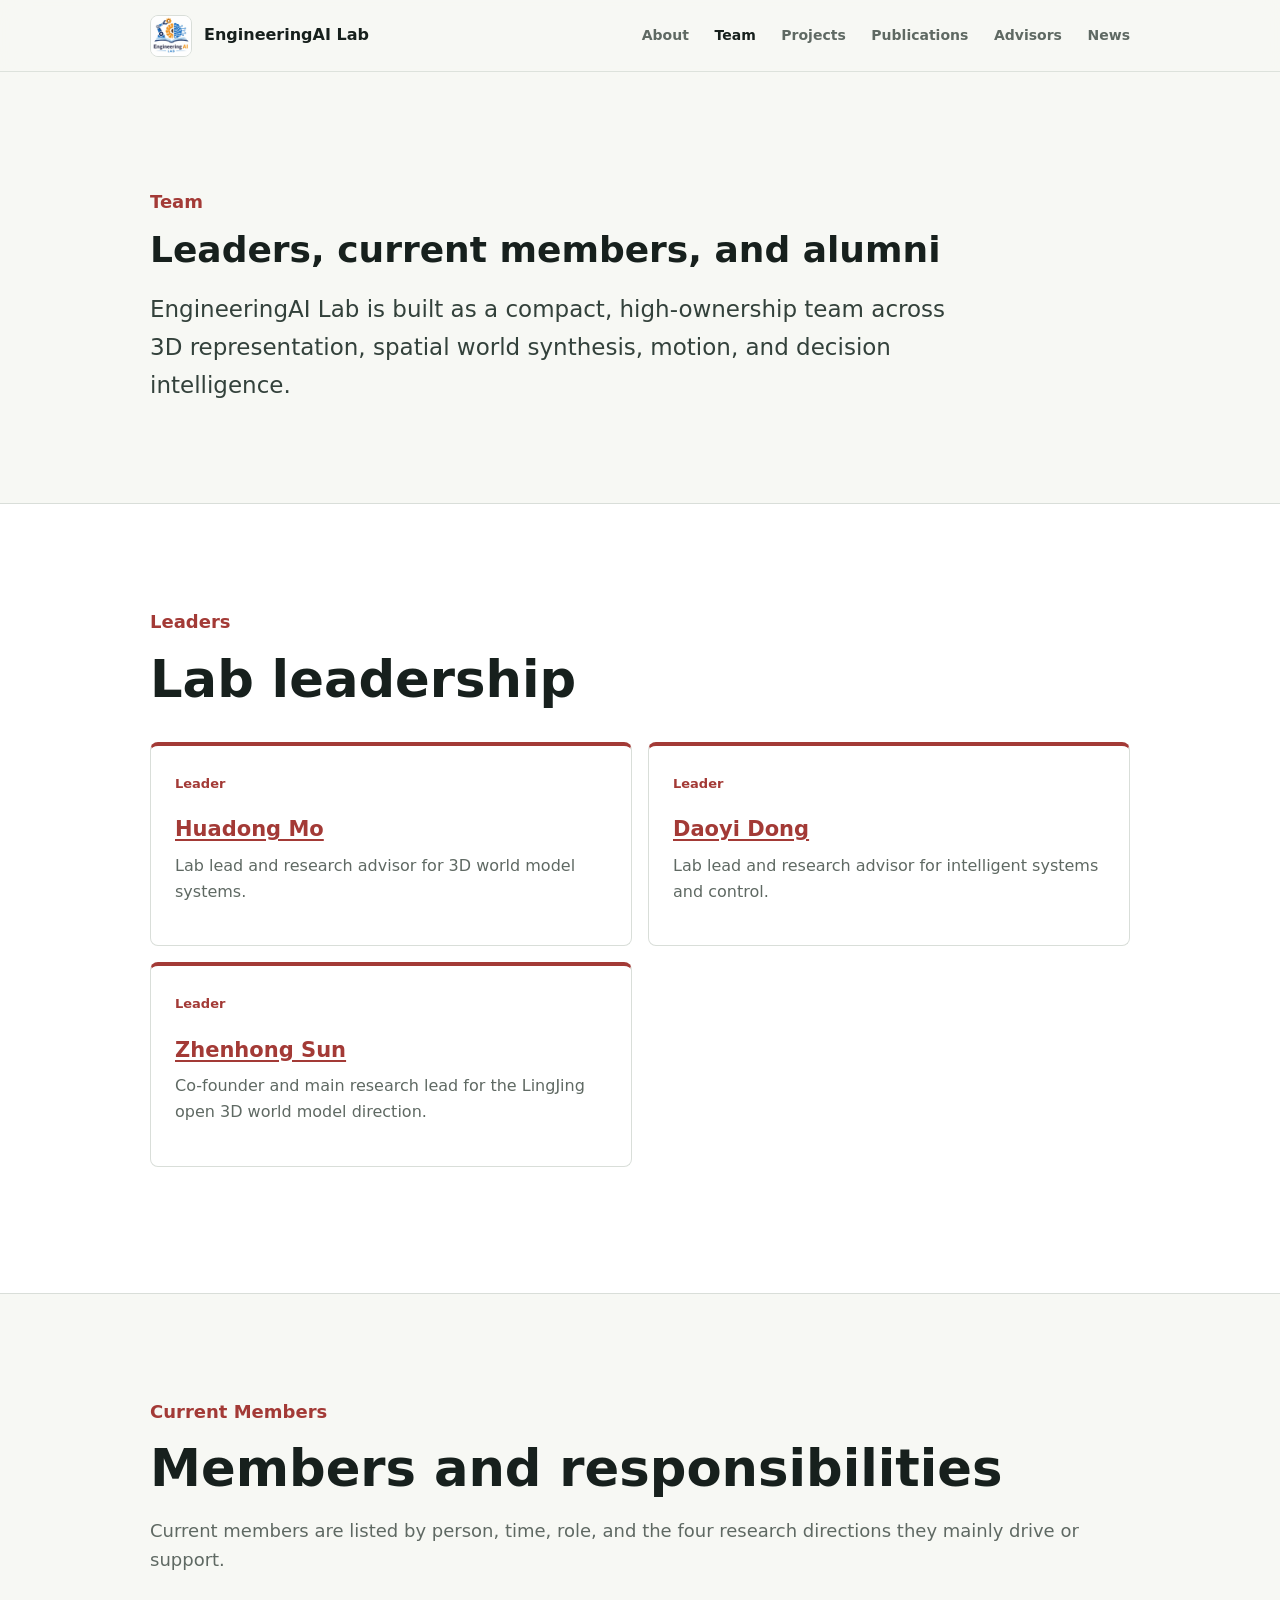
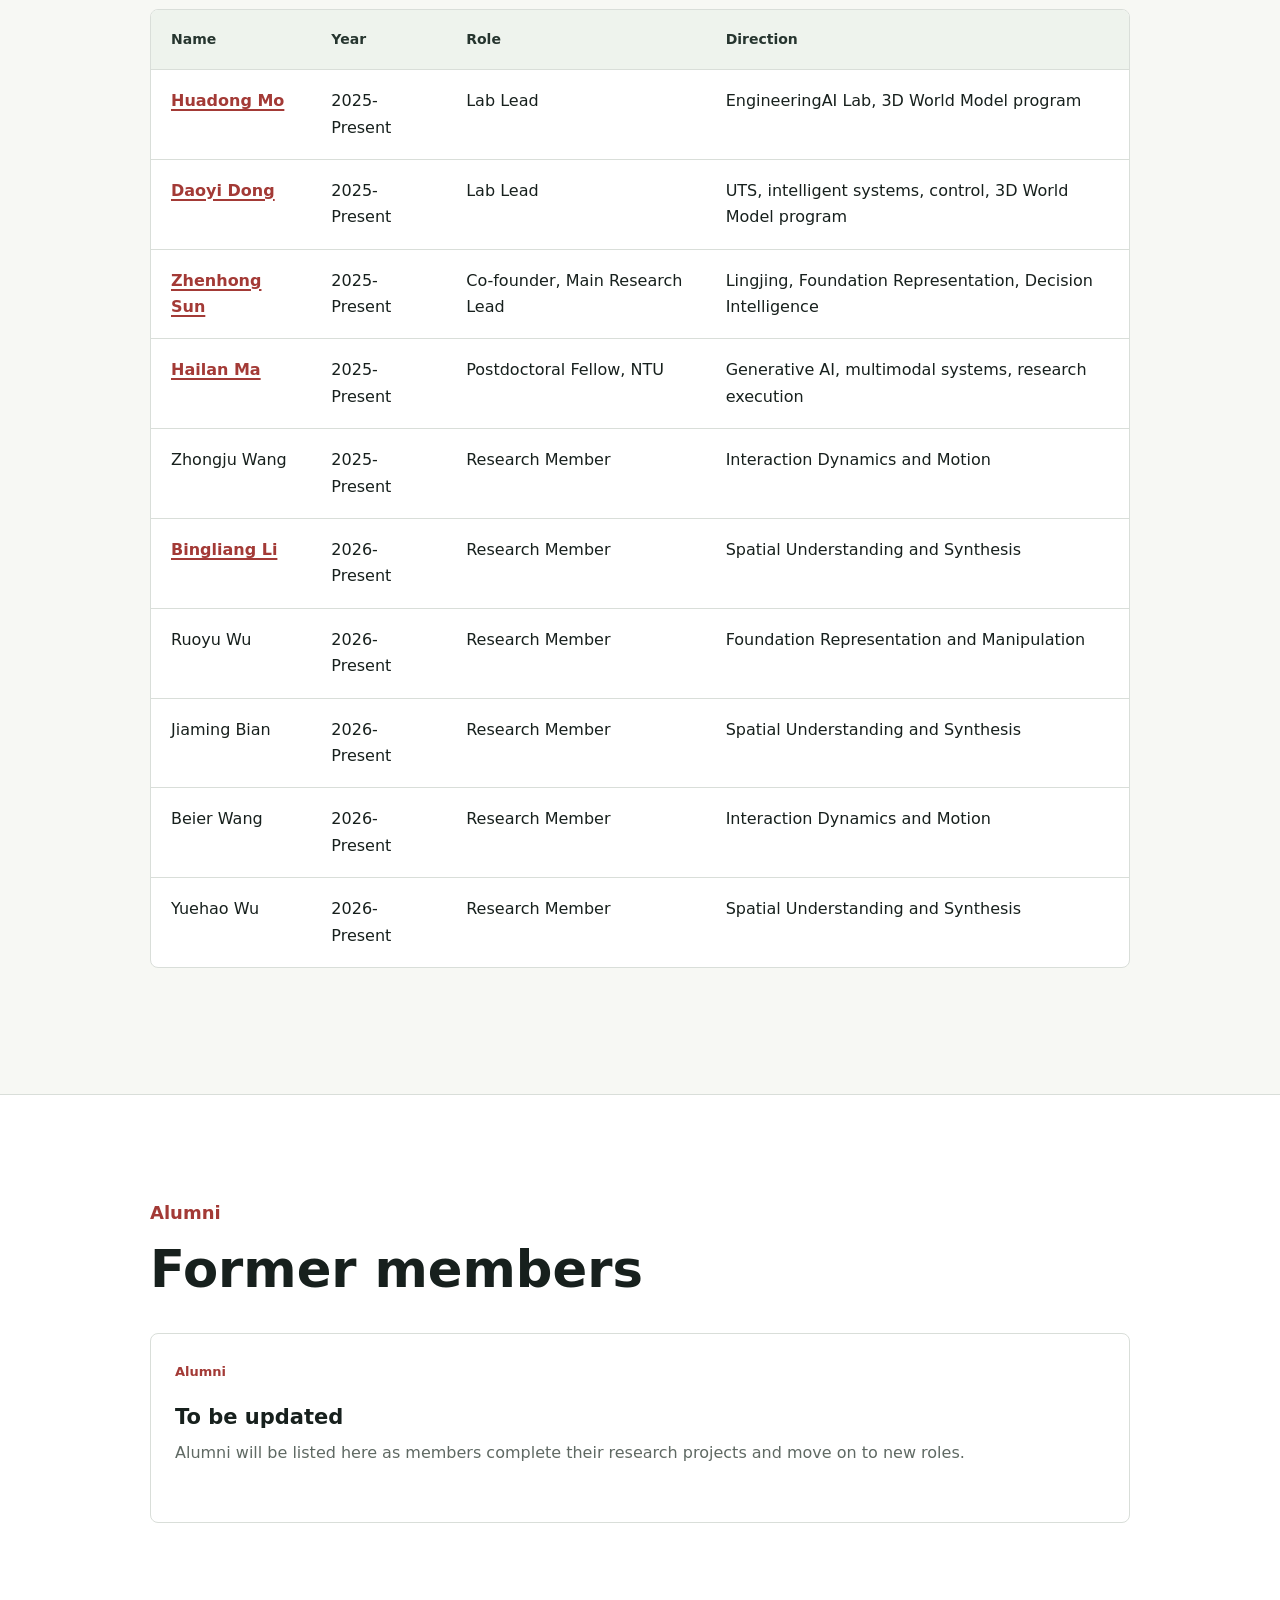
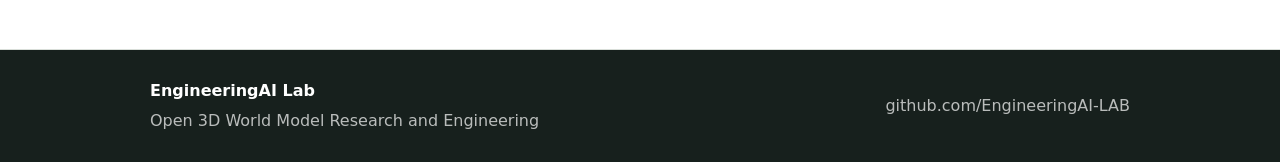
<file: team.html>
<!doctype html>
<html lang="en">
  <head>
    <meta charset="utf-8">
    <meta name="viewport" content="width=device-width, initial-scale=1">
    <meta name="description" content="EngineeringAI Lab team: leaders, current members, and alumni.">
    <title>EngineeringAI Lab | Team</title>
    <link rel="stylesheet" href="styles.css">
  </head>
  <body>
    <header class="site-header">
      <a class="brand" href="index.html" aria-label="EngineeringAI Lab home">
        <img src="Engineering-AI-Logo.png" alt="EngineeringAI Lab logo">
        <span>EngineeringAI Lab</span>
      </a>
      <nav class="nav" aria-label="Primary navigation">
        <a href="index.html">About</a>
        <a class="is-active" href="team.html">Team</a>
        <a href="projects.html">Projects</a>
        <a href="publications.html">Publications</a>
        <a href="advisors.html">Advisors</a>
        <a href="news.html">News</a>
      </nav>
    </header>

    <main>
      <section class="page-hero">
        <p class="section-kicker">Team</p>
        <h1>Leaders, current members, and alumni</h1>
        <p>
          EngineeringAI Lab is built as a compact, high-ownership team across 3D
          representation, spatial world synthesis, motion, and decision intelligence.
        </p>
      </section>

      <section class="section section-band">
        <div class="section-inner">
          <div class="section-heading wide">
            <p class="section-kicker">Leaders</p>
            <h2>Lab leadership</h2>
          </div>
          <div class="profile-grid">
            <article class="profile-card featured">
              <span class="tag">Leader</span>
              <h3><a class="profile-link" href="https://engineeringai-lab.github.io/huadongmo/" target="_blank" rel="noreferrer">Huadong Mo</a></h3>
              <p>Lab lead and research advisor for 3D world model systems.</p>
            </article>
            <article class="profile-card featured">
              <span class="tag">Leader</span>
              <h3><a class="profile-link" href="https://profiles.uts.edu.au/Daoyi.Dong" target="_blank" rel="noreferrer">Daoyi Dong</a></h3>
              <p>Lab lead and research advisor for intelligent systems and control.</p>
            </article>
            <article class="profile-card featured">
              <span class="tag">Leader</span>
              <h3><a class="profile-link" href="https://vericoware.github.io/" target="_blank" rel="noreferrer">Zhenhong Sun</a></h3>
              <p>
                Co-founder and main research lead for the LingJing open 3D world model
                direction.
              </p>
            </article>
          </div>
        </div>
      </section>

      <section class="section">
        <div class="section-heading wide">
          <p class="section-kicker">Current Members</p>
          <h2>Members and responsibilities</h2>
          <p>
            Current members are listed by person, time, role, and the four research
            directions they mainly drive or support.
          </p>
        </div>
        <div class="team-table-wrap section-table">
          <table>
            <thead>
              <tr>
                <th>Name</th>
                <th>Year</th>
                <th>Role</th>
                <th>Direction</th>
              </tr>
            </thead>
            <tbody>
              <tr>
                <td><a class="profile-link" href="https://engineeringai-lab.github.io/huadongmo/" target="_blank" rel="noreferrer">Huadong Mo</a></td>
                <td>2025-Present</td>
                <td>Lab Lead</td>
                <td>EngineeringAI Lab, 3D World Model program</td>
              </tr>
              <tr>
                <td><a class="profile-link" href="https://profiles.uts.edu.au/Daoyi.Dong" target="_blank" rel="noreferrer">Daoyi Dong</a></td>
                <td>2025-Present</td>
                <td>Lab Lead</td>
                <td>UTS, intelligent systems, control, 3D World Model program</td>
              </tr>
              <tr>
                <td><a class="profile-link" href="https://vericoware.github.io/" target="_blank" rel="noreferrer">Zhenhong Sun</a></td>
                <td>2025-Present</td>
                <td>Co-founder, Main Research Lead</td>
                <td>Lingjing, Foundation Representation, Decision Intelligence</td>
              </tr>
              <tr>
                <td><a class="profile-link" href="https://tuliplan.github.io/" target="_blank" rel="noreferrer">Hailan Ma</a></td>
                <td>2025-Present</td>
                <td>Postdoctoral Fellow, NTU</td>
                <td>Generative AI, multimodal systems, research execution</td>
              </tr>
              <tr>
                <td>Zhongju Wang</td>
                <td>2025-Present</td>
                <td>Research Member</td>
                <td>Interaction Dynamics and Motion</td>
              </tr>
              <tr>
                <td><a class="profile-link" href="https://bingliangli.github.io/" target="_blank" rel="noreferrer">Bingliang Li</a></td>
                <td>2026-Present</td>
                <td>Research Member</td>
                <td>Spatial Understanding and Synthesis</td>
              </tr>
              <tr>
                <td>Ruoyu Wu</td>
                <td>2026-Present</td>
                <td>Research Member</td>
                <td>Foundation Representation and Manipulation</td>
              </tr>
              <tr>
                <td>Jiaming Bian</td>
                <td>2026-Present</td>
                <td>Research Member</td>
                <td>Spatial Understanding and Synthesis</td>
              </tr>
              <tr>
                <td>Beier Wang</td>
                <td>2026-Present</td>
                <td>Research Member</td>
                <td>Interaction Dynamics and Motion</td>
              </tr>
              <tr>
                <td>Yuehao Wu</td>
                <td>2026-Present</td>
                <td>Research Member</td>
                <td>Spatial Understanding and Synthesis</td>
              </tr>
            </tbody>
          </table>
        </div>
      </section>

      <section class="section section-band">
        <div class="section-inner">
          <div class="section-heading wide">
            <p class="section-kicker">Alumni</p>
            <h2>Former members</h2>
          </div>
          <div class="profile-grid alumni-grid">
            <article class="profile-card">
              <span class="tag">Alumni</span>
              <h3>To be updated</h3>
              <p>
                Alumni will be listed here as members complete their research projects
                and move on to new roles.
              </p>
            </article>
          </div>
        </div>
      </section>
    </main>

    <footer class="site-footer">
      <div>
        <strong>EngineeringAI Lab</strong>
        <span>Open 3D World Model Research and Engineering</span>
      </div>
      <a href="https://github.com/EngineeringAI-LAB">github.com/EngineeringAI-LAB</a>
    </footer>
  </body>
</html>
</file>
<file: styles.css>
:root {
  --ink: #17201d;
  --muted: #5f6963;
  --line: #d9ded9;
  --paper: #f7f8f4;
  --surface: #ffffff;
  --green: #1f6f54;
  --red: #a33a36;
  --gold: #b7791f;
  --cyan: #26717c;
  --shadow: 0 18px 50px rgba(23, 32, 29, 0.12);
  --container: 980px;
  --hero-container: 1180px;
  --page-gutter: clamp(20px, 6vw, 88px);
  --container-pad: max(var(--page-gutter), calc((100vw - var(--container)) / 2));
  --hero-pad: max(var(--page-gutter), calc((100vw - var(--hero-container)) / 2));
}

* {
  box-sizing: border-box;
}

html {
  scroll-behavior: smooth;
}

body {
  margin: 0;
  background: var(--paper);
  color: var(--ink);
  font-family: Inter, ui-sans-serif, system-ui, -apple-system, BlinkMacSystemFont, "Segoe UI",
    "PingFang SC", "Microsoft YaHei", sans-serif;
  line-height: 1.65;
}

a {
  color: inherit;
  text-decoration: none;
}

img {
  display: block;
  max-width: 100%;
}

.site-header {
  position: sticky;
  top: 0;
  z-index: 20;
  display: flex;
  align-items: center;
  justify-content: space-between;
  gap: 24px;
  min-height: 72px;
  padding: 14px var(--container-pad);
  background: rgba(247, 248, 244, 0.92);
  border-bottom: 1px solid rgba(217, 222, 217, 0.85);
  backdrop-filter: blur(14px);
}

.brand {
  display: inline-flex;
  align-items: center;
  gap: 12px;
  min-width: max-content;
  font-weight: 800;
}

.brand img {
  width: 42px;
  height: 42px;
  border: 1px solid var(--line);
  border-radius: 8px;
}

.nav {
  display: flex;
  align-items: center;
  justify-content: flex-end;
  gap: clamp(12px, 2vw, 28px);
  color: var(--muted);
  font-size: 14px;
  font-weight: 650;
}

.nav a {
  white-space: nowrap;
}

.nav a:hover {
  color: var(--green);
}

.nav a.is-active {
  color: var(--ink);
}

.hero {
  display: grid;
  grid-template-columns: minmax(0, 1.2fr) minmax(280px, 0.8fr);
  align-items: center;
  gap: clamp(32px, 7vw, 96px);
  min-height: calc(67vh - 48px);
  padding: clamp(38px, 5.5vw, 72px) var(--hero-pad) clamp(28px, 4.5vw, 48px);
  border-bottom: 1px solid var(--line);
}

.hero-copy {
  max-width: 780px;
}

.eyebrow,
.section-kicker {
  margin: 0 0 14px;
  color: var(--red);
  font-weight: 800;
  letter-spacing: 0;
  text-transform: uppercase;
}

.eyebrow {
  font-size: 12px;
}

.section-kicker {
  font-size: 18px;
  font-weight: 900;
  text-transform: none;
}

h1,
h2,
h3,
p {
  margin-top: 0;
}

h1 {
  margin-bottom: 22px;
  font-size: 36px;
  line-height: 0.95;
  letter-spacing: 0;
}

h2 {
  margin-bottom: 18px;
  font-size: clamp(30px, 4vw, 52px);
  line-height: 1.12;
  letter-spacing: 0;
}

h3 {
  margin-bottom: 12px;
  font-size: 21px;
  line-height: 1.25;
  letter-spacing: 0;
}

.hero-text {
  max-width: 720px;
  margin-bottom: 30px;
  color: #33413b;
  font-size: clamp(18px, 2vw, 24px);
}

.hero-actions {
  display: flex;
  flex-wrap: wrap;
  gap: 12px;
}

.button {
  display: inline-flex;
  align-items: center;
  justify-content: center;
  min-height: 46px;
  padding: 11px 18px;
  border: 1px solid var(--ink);
  border-radius: 8px;
  font-weight: 800;
}

.button.primary {
  background: var(--ink);
  color: var(--surface);
}

.button.secondary {
  background: transparent;
  color: var(--ink);
}

.button:hover {
  transform: translateY(-1px);
}

.hero-media {
  display: grid;
  place-items: center;
  min-height: 340px;
  padding: clamp(20px, 4vw, 48px);
  background:
    linear-gradient(135deg, rgba(31, 111, 84, 0.18), transparent 36%),
    linear-gradient(315deg, rgba(163, 58, 54, 0.16), transparent 34%),
    #fdfefb;
  border: 1px solid var(--line);
  border-radius: 8px;
  box-shadow: var(--shadow);
}

.hero-media img {
  width: min(330px, 70vw);
  aspect-ratio: 1;
  border-radius: 8px;
}

.page-hero {
  max-width: var(--container);
  margin: 0 auto;
  padding: clamp(64px, 9vw, 120px) 0 clamp(40px, 6vw, 76px);
  width: calc(100% - (2 * var(--container-pad)));
}

.page-hero h1 {
  max-width: 940px;
  margin-bottom: 22px;
  font-size: 36px;
  line-height: 1.05;
}

.page-hero p:not(.eyebrow):not(.section-kicker) {
  max-width: 820px;
  color: #33413b;
  font-size: clamp(18px, 2vw, 23px);
}

.page-hero .section-kicker {
  color: var(--red);
  font-size: 18px;
  font-weight: 900;
}

.section {
  padding: clamp(58px, 8vw, 108px) var(--container-pad);
}

.section-band {
  background: var(--surface);
  border-bottom: 1px solid var(--line);
  border-top: 1px solid var(--line);
}

.section-inner {
  max-width: var(--container);
  margin: 0 auto;
}

.two-column {
  display: grid;
  grid-template-columns: minmax(220px, 1fr) minmax(0, 2fr);
  gap: clamp(28px, 5vw, 72px);
}

.copy-block {
  color: #34443e;
  font-size: 18px;
}

.who-title {
  font-size: clamp(28px, 4vw, 42px);
}

.copy-block p:last-child {
  margin-bottom: 0;
}

.section-heading {
  max-width: var(--container);
  margin: 0 auto 34px;
}

.section-heading.wide {
  max-width: var(--container);
}

.section-heading p:not(.section-kicker) {
  color: var(--muted);
  font-size: 18px;
}

.section-heading.compact {
  margin: 0 0 22px;
}

.section-action {
  display: flex;
  justify-content: center;
  margin-top: 24px;
}

.direction-grid,
.project-grid {
  display: grid;
  grid-template-columns: repeat(4, minmax(0, 1fr));
  gap: 16px;
  max-width: var(--container);
  margin: 0 auto;
}

.direction-card,
.project-card,
.advisor-list article,
.lead-card,
.highlight-card,
.post-card,
.profile-card,
.publication-card {
  background: var(--surface);
  border: 1px solid var(--line);
  border-radius: 8px;
}

.direction-card {
  min-height: 410px;
  padding: 24px;
}

.direction-card:nth-child(1) {
  border-top: 4px solid var(--red);
}

.direction-card:nth-child(2) {
  border-top: 4px solid var(--green);
}

.direction-card:nth-child(3) {
  border-top: 4px solid var(--gold);
}

.direction-card:nth-child(4) {
  border-top: 4px solid var(--cyan);
}

.index {
  display: block;
  margin-bottom: 28px;
  color: var(--red);
  font-size: 14px;
  font-weight: 900;
}

.direction-card p,
.direction-card li,
.project-card span,
.advisor-list p,
.lead-card p,
.highlight-card p,
.news-list p,
.post-card p {
  color: var(--muted);
}

.direction-card ul {
  margin: 18px 0 0;
  padding-left: 18px;
}

.direction-card li + li {
  margin-top: 10px;
}

.team-overview {
  display: grid;
  grid-template-columns: 0.95fr 1.05fr;
  gap: 16px;
  margin: 0 0 24px;
}

.lead-card {
  padding: 24px;
  min-height: 220px;
}

.lead-card h3,
.highlight-card h3,
.post-card h3,
.profile-card h3,
.publication-card h3 {
  margin-bottom: 10px;
}

.profile-grid {
  display: grid;
  grid-template-columns: repeat(2, minmax(0, 1fr));
  gap: 16px;
  max-width: var(--container);
  margin: 0 auto 24px;
}

.profile-card {
  min-height: 190px;
  padding: 24px;
}

.profile-card.featured {
  border-top: 4px solid var(--red);
}

.profile-card p,
.publication-card p {
  color: var(--muted);
}

.profile-link {
  color: var(--red);
  font-weight: 850;
  text-decoration: underline;
  text-decoration-thickness: 1.5px;
  text-underline-offset: 3px;
}

.section-table {
  max-width: var(--container);
  margin: 0 auto 24px;
}

.section-table table {
  min-width: 920px;
}

.alumni-grid {
  grid-template-columns: 1fr;
}

.team-table-wrap {
  overflow-x: auto;
  border: 1px solid var(--line);
  border-radius: 8px;
  background: var(--surface);
}

table {
  width: 100%;
  min-width: 720px;
  border-collapse: collapse;
}

th,
td {
  padding: 18px 20px;
  border-bottom: 1px solid var(--line);
  text-align: left;
  vertical-align: top;
}

th {
  background: #eef3ed;
  color: #26352f;
  font-size: 14px;
}

tr:last-child td {
  border-bottom: 0;
}

.project-grid {
  grid-template-columns: repeat(5, minmax(0, 1fr));
}

.project-card {
  min-height: 236px;
  padding: 22px;
}

.project-card p {
  margin-bottom: 28px;
  color: var(--green);
  font-size: 13px;
  font-weight: 800;
}

.project-list {
  display: grid;
  gap: 16px;
  max-width: var(--container);
  margin: 0 auto;
}

.project-entry-card {
  padding: 24px;
  background: var(--surface);
  border: 1px solid var(--line);
  border-radius: 8px;
}

.project-entry-card p {
  color: var(--muted);
}

.project-links {
  display: flex;
  flex-wrap: wrap;
  gap: 10px;
  margin-top: 18px;
}

.project-links a,
.project-links span {
  display: inline-flex;
  align-items: center;
  min-height: 32px;
  padding: 5px 10px;
  color: var(--green);
  background: #eef3ed;
  border: 1px solid var(--line);
  border-radius: 8px;
  font-size: 13px;
  font-weight: 800;
}

.roadmap {
  max-width: var(--container);
  margin: 48px auto 0;
}

.advisor-list {
  display: grid;
  grid-template-columns: repeat(4, minmax(0, 1fr));
  gap: 16px;
}

.advisor-list article {
  min-height: 176px;
  padding: 22px;
}

.advisor-list-wide {
  grid-template-columns: 1fr;
}

.advisor-card {
  display: grid;
  grid-template-columns: minmax(180px, 0.75fr) minmax(0, 1.5fr) auto;
  align-items: center;
  gap: 22px;
}

.advisor-card p {
  margin-bottom: 0;
}

.advisor-card a {
  display: inline-flex;
  align-items: center;
  justify-content: center;
  min-height: 36px;
  padding: 7px 12px;
  color: var(--surface);
  background: var(--ink);
  border-radius: 8px;
  font-size: 13px;
  font-weight: 850;
  white-space: nowrap;
}

.highlight-grid,
.post-grid {
  display: grid;
  grid-template-columns: repeat(3, minmax(0, 1fr));
  gap: 16px;
  max-width: var(--container);
  margin: 0 auto;
}

.highlight-list {
  display: grid;
  gap: 16px;
  max-width: var(--container);
  margin: 0 auto;
}

.highlight-card,
.post-card {
  padding: 24px;
  min-height: 250px;
}

.highlight-wide {
  display: grid;
  grid-template-columns: 160px minmax(220px, 0.42fr) minmax(0, 1fr);
  align-items: start;
  gap: 22px;
  min-height: 0;
}

.highlight-wide .tag {
  margin-bottom: 0;
}

.highlight-wide h3,
.highlight-wide p {
  margin-bottom: 0;
}

.tag,
.post-meta {
  display: inline-flex;
  margin-bottom: 22px;
  color: var(--green);
  font-size: 13px;
  font-weight: 850;
}

.profile-card .tag {
  color: var(--red);
}

.recruiting-callout {
  display: flex;
  align-items: center;
  justify-content: space-between;
  gap: 28px;
  max-width: var(--container);
  margin: 28px auto 0;
  padding: 28px;
  background: #eef3ed;
  border: 1px solid var(--line);
  border-radius: 8px;
}

.recruiting-callout div {
  max-width: 760px;
}

.recruiting-callout p:last-child {
  margin-bottom: 0;
  color: var(--muted);
}

.emphasis-link {
  color: var(--red);
  font-weight: 850;
  text-decoration: underline;
  text-decoration-thickness: 1.5px;
  text-underline-offset: 3px;
}

.news-list {
  display: grid;
  gap: 16px;
  max-width: var(--container);
  margin: 0 auto;
  padding: 0;
  list-style: none;
}

.news-list li {
  display: grid;
  grid-template-columns: 150px minmax(0, 1fr);
  gap: 24px;
  padding: 24px;
  background: var(--surface);
  border: 1px solid var(--line);
  border-radius: 8px;
}

.news-list time {
  color: var(--red);
  font-size: 13px;
  font-weight: 900;
  text-transform: uppercase;
}

.news-list h3 {
  margin-bottom: 6px;
}

.news-list p,
.post-card p:last-child {
  margin-bottom: 0;
}

.publication-list {
  display: grid;
  gap: 16px;
  max-width: var(--container);
  margin: 0 auto;
}

.paper-list {
  padding: 0;
  list-style: none;
}

.paper-list li {
  padding: 22px;
  background: var(--surface);
  border: 1px solid var(--line);
  border-radius: 8px;
}

.featured-paper {
  border-top: 4px solid var(--red);
}

.year-block h2 {
  margin-bottom: 22px;
}

.publication-title-row {
  display: flex;
  align-items: flex-start;
  gap: 12px;
}

.publication-bullet {
  width: 8px;
  height: 8px;
  margin-top: 10px;
  flex: 0 0 auto;
  background: var(--red);
  border-radius: 50%;
}

.publication-title {
  font-size: 18px;
  font-weight: 850;
  line-height: 1.35;
}

.publication-type {
  display: inline-flex;
  margin-left: 6px;
  padding: 2px 7px;
  color: var(--green);
  background: #eef3ed;
  border: 1px solid var(--line);
  border-radius: 8px;
  font-size: 11px;
  font-weight: 850;
  vertical-align: middle;
}

.publication-authors,
.publication-venue {
  margin-top: 8px;
  padding-left: 20px;
  color: var(--muted);
}

.publication-venue {
  color: #34443e;
}

.resource-links {
  display: flex;
  flex-wrap: wrap;
  gap: 10px;
  margin-top: 10px;
  padding-left: 20px;
}

.resource-link {
  display: inline-flex;
  align-items: center;
  justify-content: center;
  gap: 8px;
  min-height: 34px;
  padding: 4px 12px;
  color: var(--ink);
  background: rgba(255, 255, 255, 0.76);
  border: 1px solid var(--line);
  border-radius: 999px;
  font-size: 13px;
  font-weight: 800;
  transition: transform 0.18s ease, border-color 0.18s ease,
    background-color 0.18s ease;
}

.resource-link:hover,
.resource-link:focus-visible {
  transform: translateY(-1px);
  border-color: rgba(31, 111, 84, 0.36);
  background: var(--surface);
}

.resource-link svg {
  width: 18px;
  height: 18px;
  fill: currentColor;
}

.resource-link span {
  line-height: 1;
}

.publication-card {
  padding: 24px;
}

.featured-publication {
  border-top: 4px solid var(--red);
}

.site-footer {
  display: flex;
  align-items: center;
  justify-content: space-between;
  gap: 20px;
  padding: 28px var(--container-pad);
  color: var(--surface);
  background: var(--ink);
}

.site-footer div {
  display: grid;
  gap: 3px;
}

.site-footer span,
.site-footer a {
  color: rgba(255, 255, 255, 0.7);
}

@media (max-width: 1120px) {
  .direction-grid,
  .advisor-list {
    grid-template-columns: repeat(2, minmax(0, 1fr));
  }

  .project-grid,
  .highlight-grid,
  .post-grid {
    grid-template-columns: repeat(3, minmax(0, 1fr));
  }
}

@media (max-width: 820px) {
  .site-header {
    align-items: flex-start;
    flex-direction: column;
  }

  .nav {
    width: 100%;
    justify-content: flex-start;
    overflow-x: auto;
    padding-bottom: 4px;
  }

  .hero,
  .two-column,
  .team-overview,
  .profile-grid {
    grid-template-columns: 1fr;
  }

  .hero {
    min-height: auto;
  }

  .hero-media {
    min-height: 260px;
  }

  .project-grid,
  .highlight-grid,
  .post-grid {
    grid-template-columns: repeat(2, minmax(0, 1fr));
  }

  .recruiting-callout {
    align-items: flex-start;
    flex-direction: column;
  }

  .highlight-wide {
    grid-template-columns: 1fr;
    gap: 10px;
  }

  .news-list li {
    grid-template-columns: 1fr;
    gap: 8px;
  }

  .advisor-card {
    grid-template-columns: 1fr;
  }
}

@media (max-width: 620px) {
  .brand span {
    font-size: 16px;
  }

  .direction-grid,
  .project-grid,
  .advisor-list,
  .highlight-grid,
  .post-grid {
    grid-template-columns: 1fr;
  }

  .direction-card,
  .project-card,
  .advisor-list article,
  .lead-card,
  .highlight-card,
  .post-card,
  .profile-card {
    min-height: auto;
  }

  .hero-actions,
  .button,
  .site-footer {
    width: 100%;
  }

  .site-footer {
    align-items: flex-start;
    flex-direction: column;
  }
}
</file>
